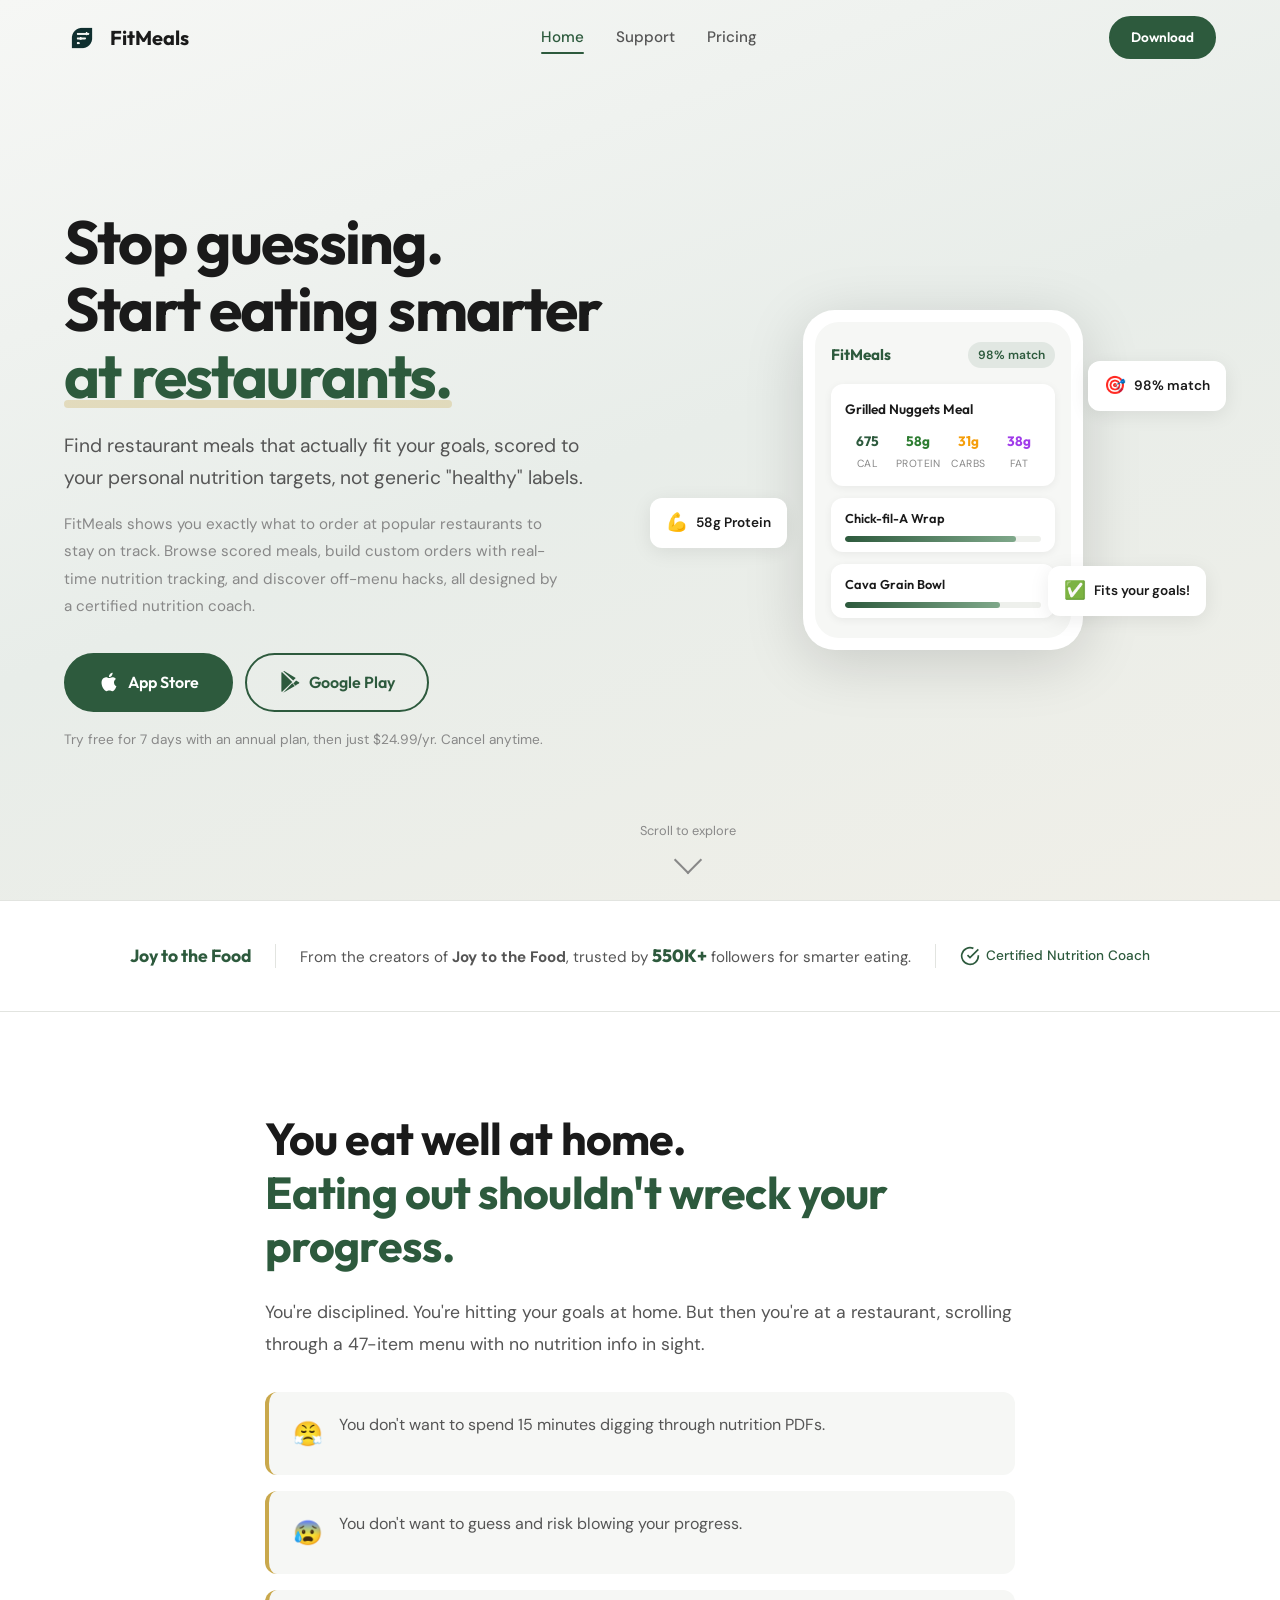
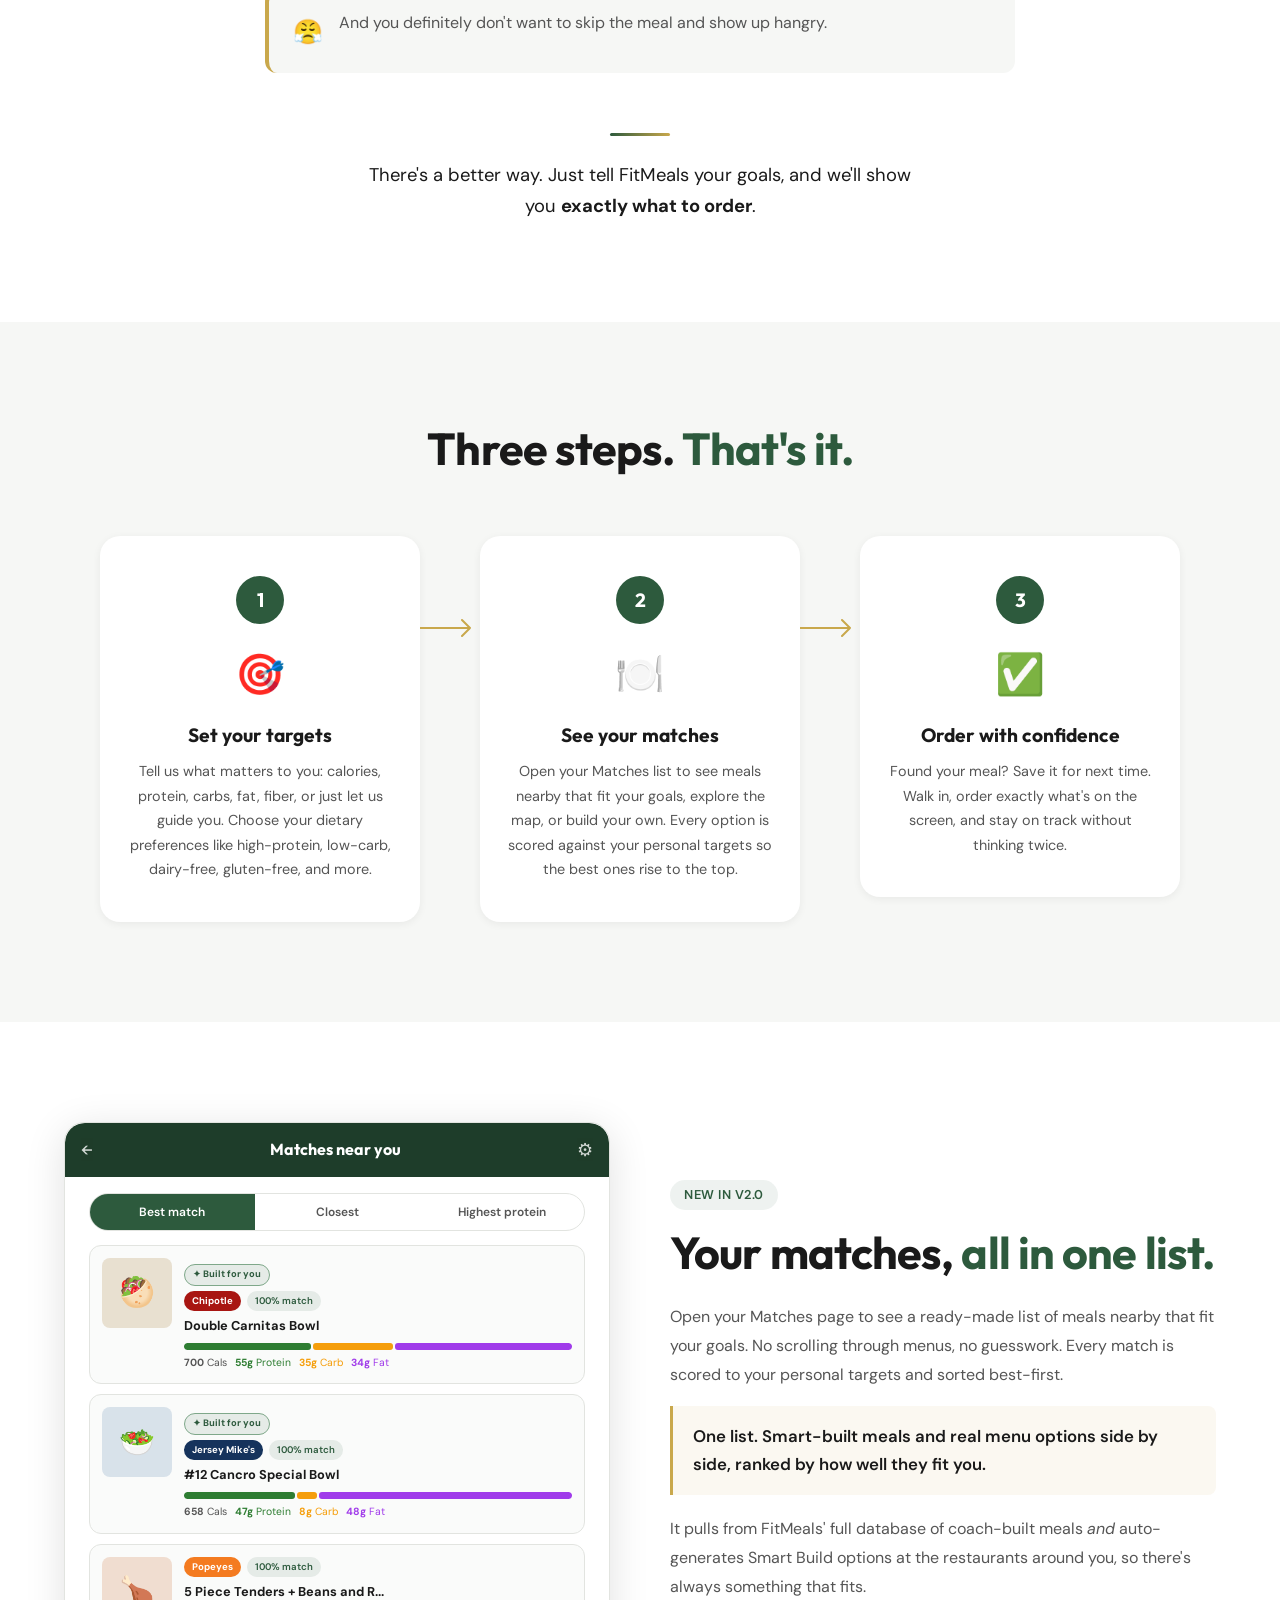
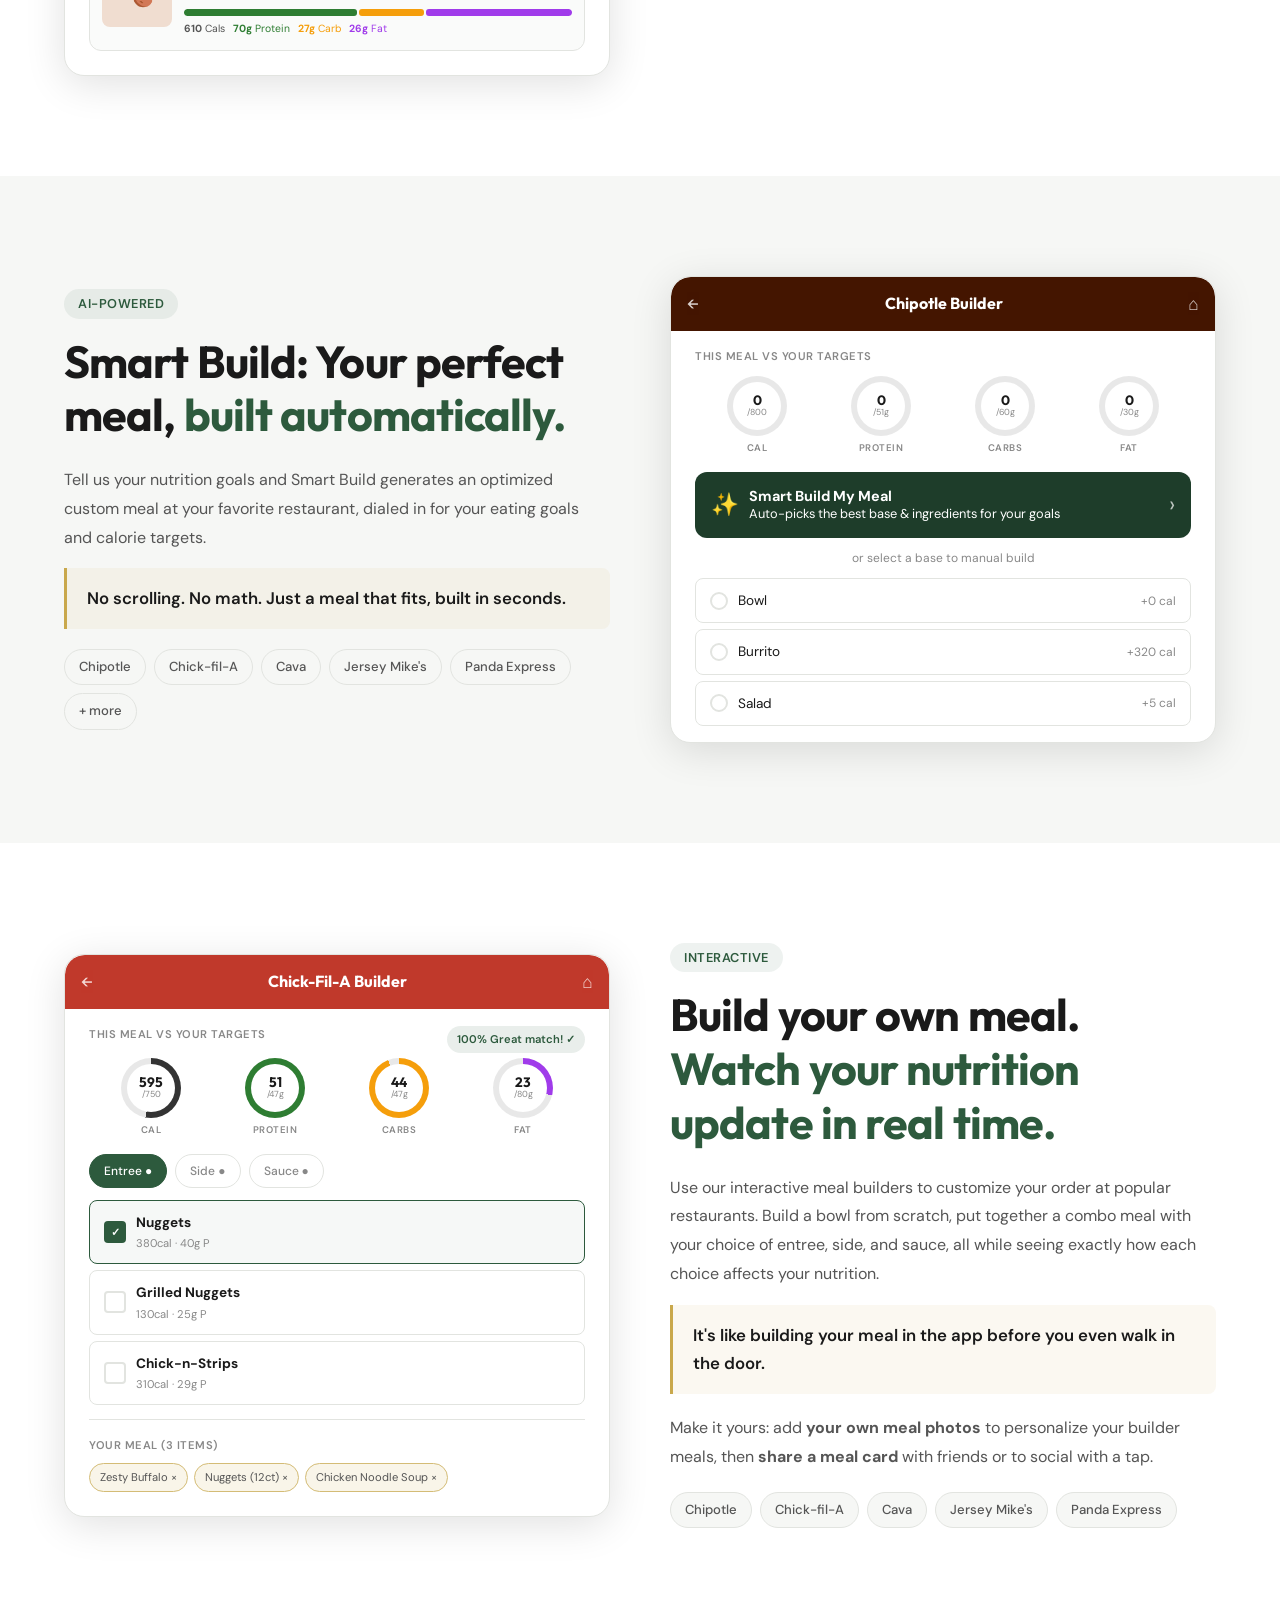
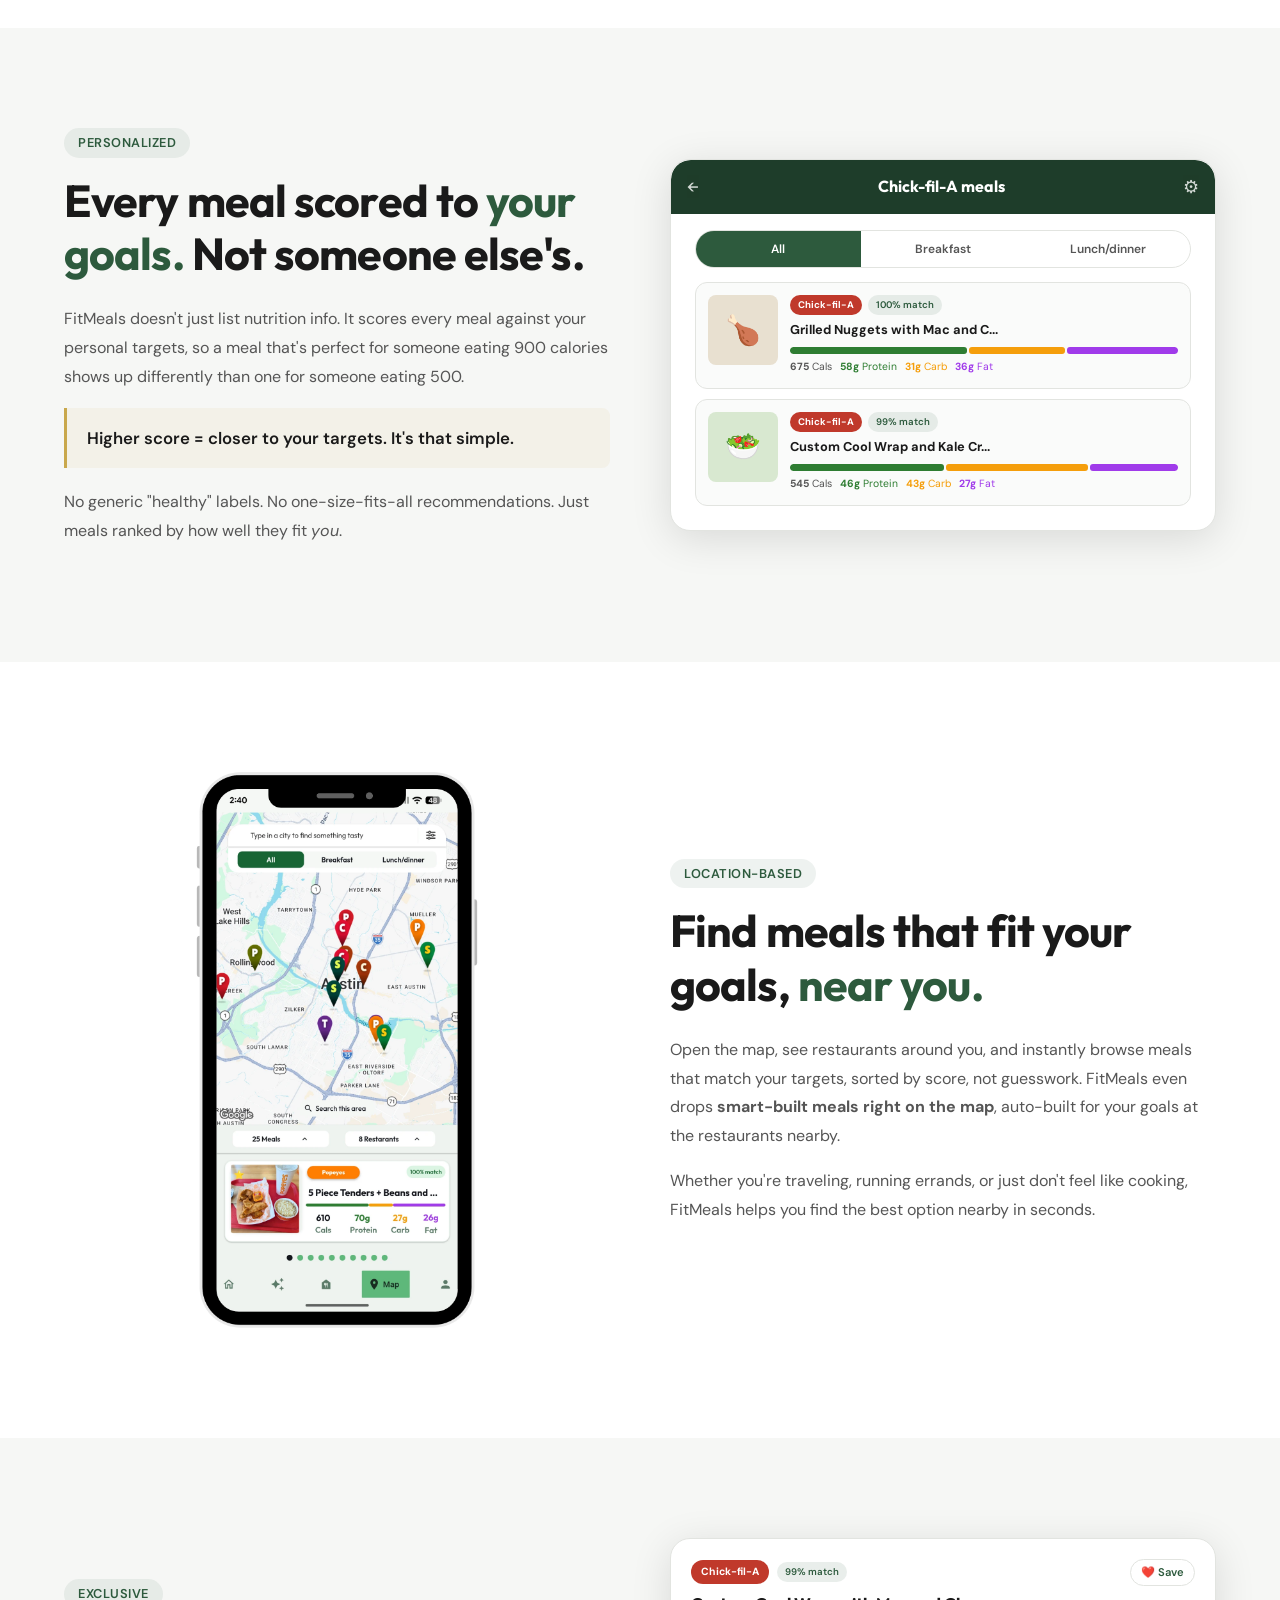
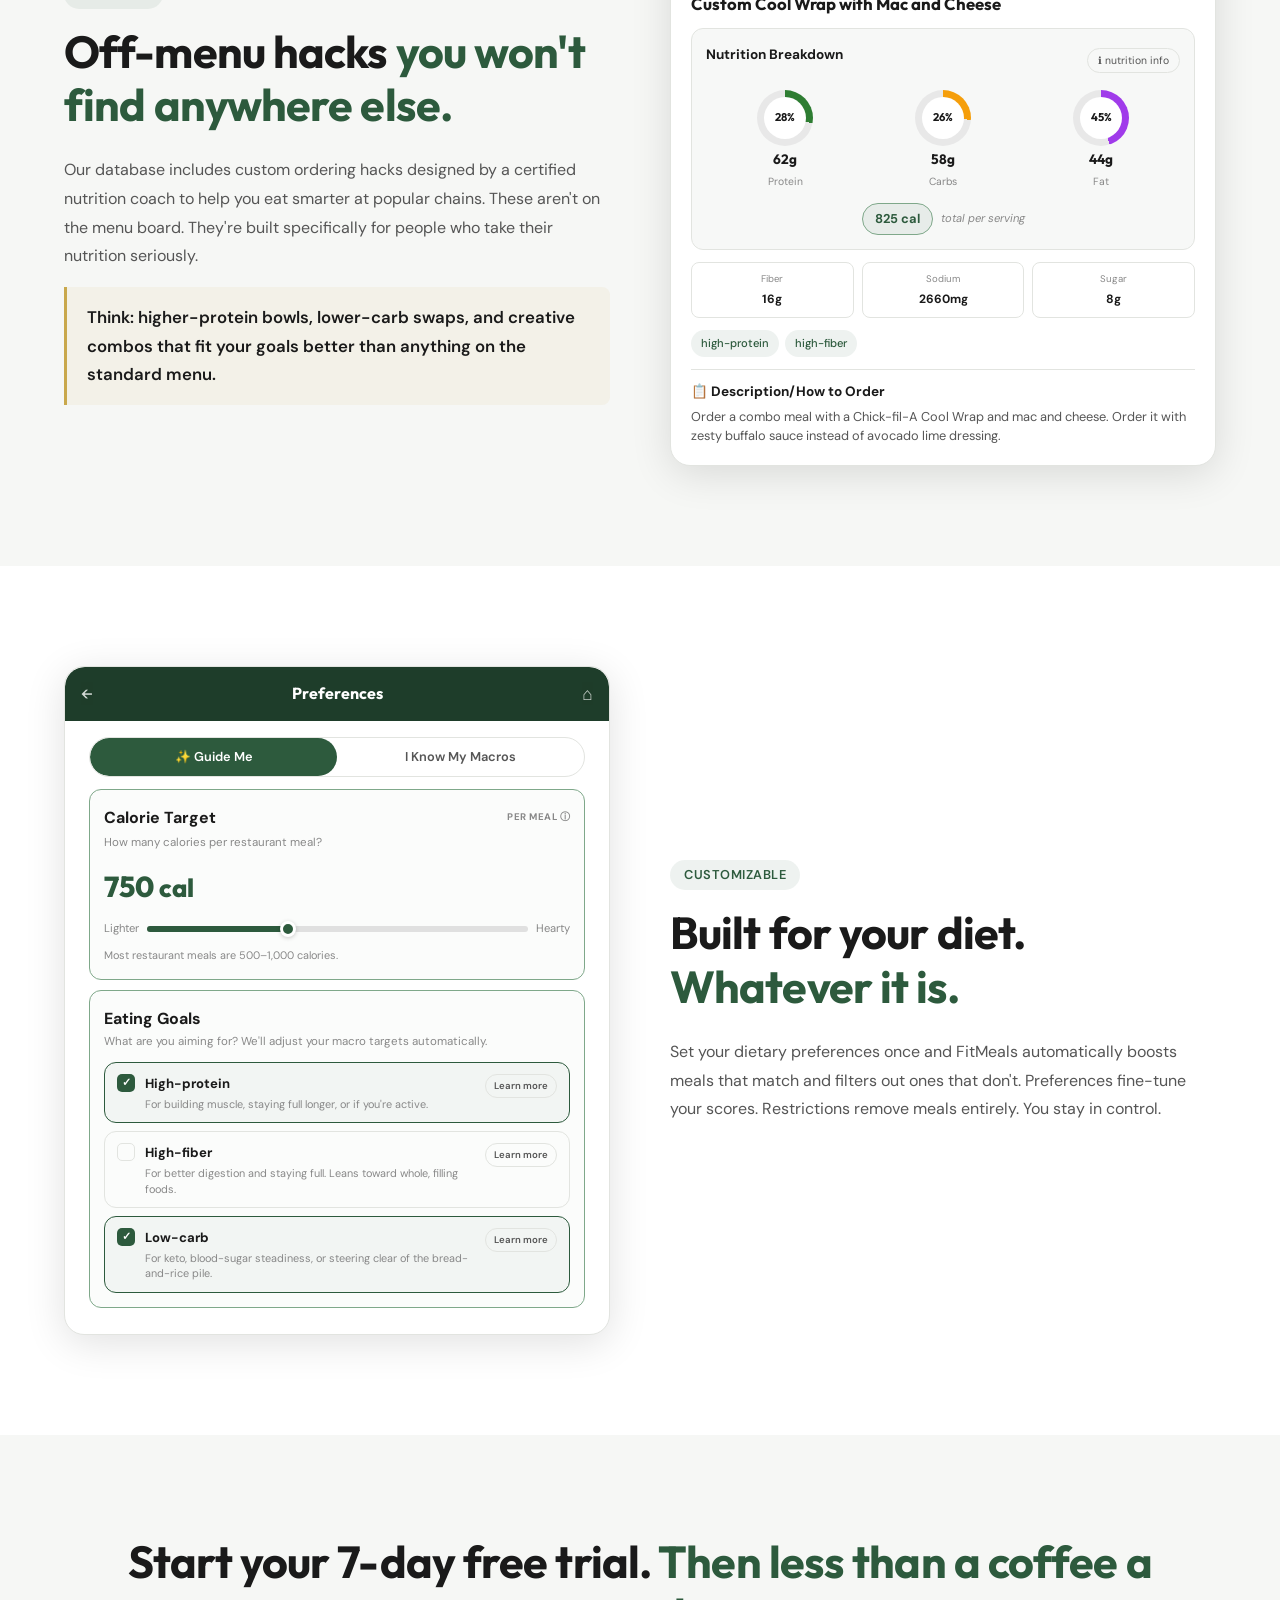
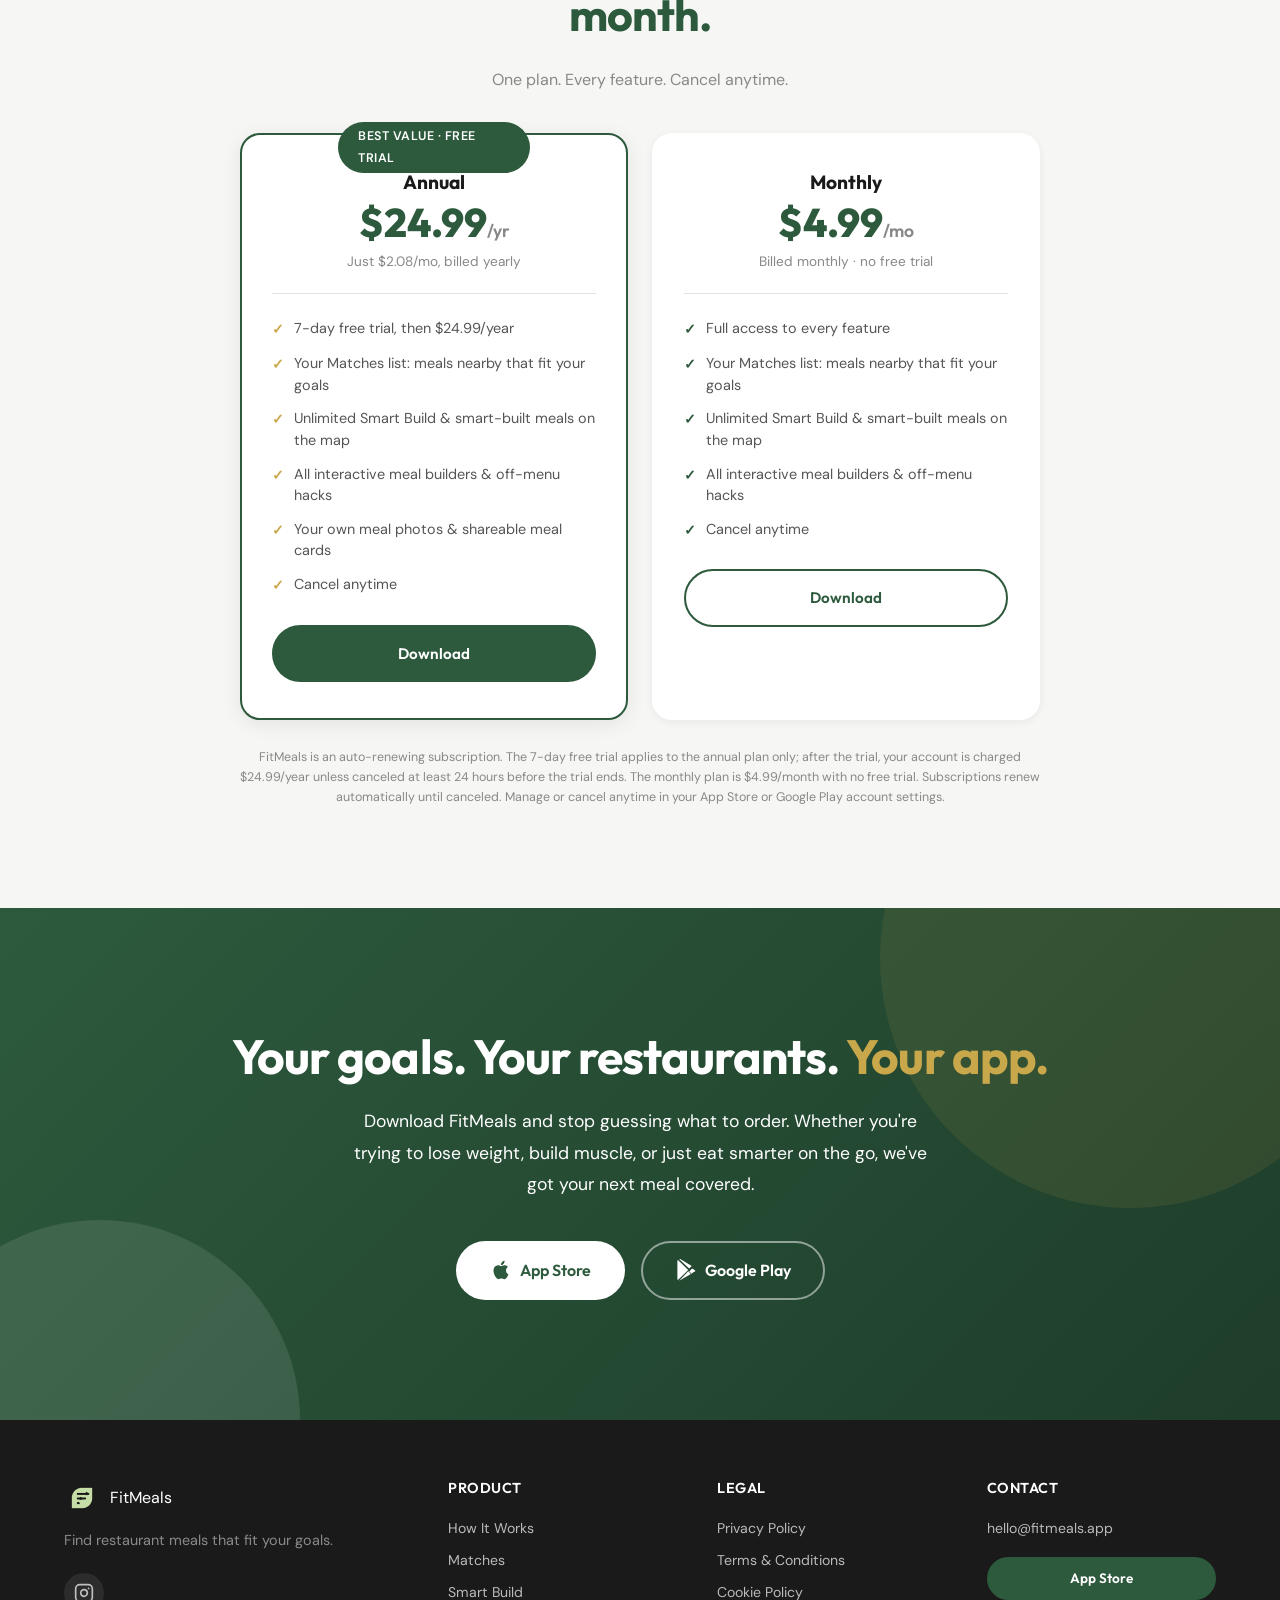
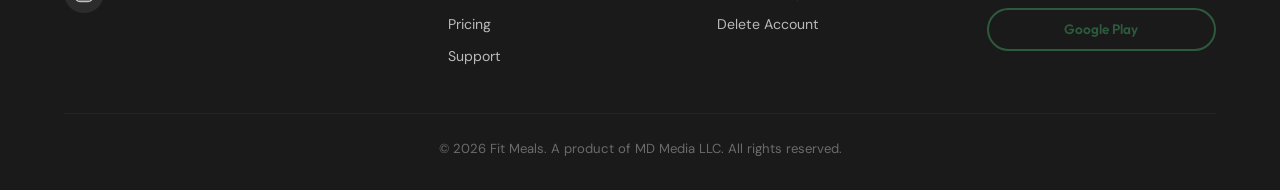
<file: index.html>
<!DOCTYPE html>
<html lang="en">
<head>
  <meta charset="UTF-8">
  <meta name="viewport" content="width=device-width, initial-scale=1.0">
  <title>FitMeals: Find Restaurant Meals That Fit Your Macros</title>
  <meta name="description" content="FitMeals helps you find restaurant meals that fit your macros. Scored to your personal targets, not generic healthy labels. Available on iOS and Android.">
  <meta property="og:title" content="FitMeals: Stop Guessing. Start Eating Smarter at Restaurants.">
  <meta property="og:description" content="Find restaurant meals that actually fit your goals, scored to your personal targets.">
  <meta property="og:type" content="website">
  <meta property="og:url" content="https://fitmeals.app">
  <link rel="preconnect" href="https://fonts.googleapis.com">
  <link rel="preconnect" href="https://fonts.gstatic.com" crossorigin>
  <link href="https://fonts.googleapis.com/css2?family=DM+Sans:ital,opsz,wght@0,9..40,300;0,9..40,400;0,9..40,500;0,9..40,600;0,9..40,700;1,9..40,400&family=Outfit:wght@300;400;500;600;700;800&display=swap" rel="stylesheet">
  <link rel="icon" type="image/webp" href="/images/logo.webp">
  <link rel="stylesheet" href="css/styles.css">
</head>
<body>
  <!-- Progress Bar -->
  <div class="progress-bar" id="progressBar"></div>

  <!-- Navigation -->
  <header class="nav" id="nav">
    <div class="container nav-container">
      <a href="/" class="nav-logo">
        <img src="/images/logo.webp" alt="FitMeals logo" class="nav-logo-icon">
        <span class="nav-logo-text">FitMeals</span>
      </a>
      <nav class="nav-links" id="navLinks">
        <a href="/" class="nav-link active">Home</a>
        <a href="/support.html" class="nav-link">Support</a>
        <a href="#pricing" class="nav-link">Pricing</a>
      </nav>
      <a href="#download" class="nav-cta btn btn--primary btn--sm">Download</a>
      <button class="mobile-toggle" id="mobileToggle" aria-label="Toggle menu">
        <span></span>
        <span></span>
        <span></span>
      </button>
    </div>
  </header>

  <main>
    <!-- SECTION 1: Hero -->
    <section class="hero" id="hero">
      <div class="container hero-container">
        <div class="hero-content">
          <h1 class="hero-headline">
            <span class="hero-word animate-on-load" data-delay="100">Stop</span>
            <span class="hero-word animate-on-load" data-delay="200">guessing.</span>
            <br>
            <span class="hero-word animate-on-load" data-delay="300">Start</span>
            <span class="hero-word animate-on-load" data-delay="400">eating</span>
            <span class="hero-word animate-on-load" data-delay="500">smarter</span>
            <br class="mobile-break">
            <span class="hero-word hero-word--accent animate-on-load" data-delay="600">at&nbsp;restaurants.</span>
          </h1>
          <p class="hero-sub animate-on-load" data-delay="700">
            Find restaurant meals that actually fit your goals, scored to your personal nutrition targets, not generic "healthy" labels.
          </p>
          <p class="hero-body animate-on-load" data-delay="800">
            FitMeals shows you exactly what to order at popular restaurants to stay on track. Browse scored meals, build custom orders with real-time nutrition tracking, and discover off-menu hacks, all designed by a certified nutrition coach.
          </p>
          <div class="hero-cta animate-on-load" data-delay="900">
            <a href="https://apps.apple.com/us/app/fit-meals-restaurant-macros/id6757499139" class="btn btn--primary btn--lg store-btn">
              <svg class="store-icon" viewBox="0 0 24 24" fill="currentColor" width="22" height="22"><path d="M18.71 19.5c-.83 1.24-1.71 2.45-3.05 2.47-1.34.03-1.77-.79-3.29-.79-1.53 0-2 .77-3.27.82-1.31.05-2.3-1.32-3.14-2.53C4.25 17 2.94 12.45 4.7 9.39c.87-1.52 2.43-2.48 4.12-2.51 1.28-.02 2.5.87 3.29.87.78 0 2.26-1.07 3.8-.91.65.03 2.47.26 3.64 1.98-.09.06-2.17 1.28-2.15 3.81.03 3.02 2.65 4.03 2.68 4.04-.03.07-.42 1.44-1.38 2.83M13 3.5c.73-.83 1.94-1.46 2.94-1.5.13 1.17-.34 2.35-1.04 3.19-.69.85-1.83 1.51-2.95 1.42-.15-1.15.41-2.35 1.05-3.11z"/></svg>
              App Store
            </a>
            <a href="https://play.google.com/store/apps/details?id=com.mdmedia.fitmeals&hl=en_US" class="btn btn--outline btn--lg store-btn">
              <svg class="store-icon" viewBox="0 0 24 24" fill="currentColor" width="22" height="22"><path d="M3.18 23.04L14.46 12 3.18.96c-.36.28-.58.7-.58 1.16v19.76c0 .46.22.88.58 1.16zm1.42.56l12.7-7.33-2.82-2.82L4.6 23.6zm14.06-8.2l3.1-1.79c.56-.32.56-1.1 0-1.42l-3.1-1.79-3.14 3.14 3.14 2.86zM4.6.4L15.48 10.45l2.82-2.82L5.6-.04 4.6.4z"/></svg>
              Google Play
            </a>
          </div>
          <p class="hero-trial-note animate-on-load" data-delay="1000">Try free for 7 days with an annual plan, then just $24.99/yr. Cancel anytime.</p>
        </div>
        <div class="hero-visual animate-on-load" data-delay="500">
          <div class="hero-phone">
            <div class="hero-phone-screen">
              <div class="hero-phone-header">
                <span class="hero-phone-app-name">FitMeals</span>
                <span class="hero-phone-score">98% match</span>
              </div>
              <div class="hero-phone-card">
                <div class="hero-phone-meal-name">Grilled Nuggets Meal</div>
                <div class="hero-phone-macros">
                  <div class="hero-phone-macro">
                    <span class="macro-val">675</span>
                    <span class="macro-label">Cal</span>
                  </div>
                  <div class="hero-phone-macro">
                    <span class="macro-val" style="color:#2e7d32">58g</span>
                    <span class="macro-label">Protein</span>
                  </div>
                  <div class="hero-phone-macro">
                    <span class="macro-val" style="color:#f59e0b">31g</span>
                    <span class="macro-label">Carbs</span>
                  </div>
                  <div class="hero-phone-macro">
                    <span class="macro-val" style="color:#a03bea">38g</span>
                    <span class="macro-label">Fat</span>
                  </div>
                </div>
              </div>
              <div class="hero-phone-card hero-phone-card--sm">
                <div class="hero-phone-meal-name">Chick-fil-A Wrap</div>
                <div class="hero-phone-score-bar">
                  <div class="hero-phone-score-fill" style="width: 87%"></div>
                </div>
              </div>
              <div class="hero-phone-card hero-phone-card--sm">
                <div class="hero-phone-meal-name">Cava Grain Bowl</div>
                <div class="hero-phone-score-bar">
                  <div class="hero-phone-score-fill" style="width: 79%"></div>
                </div>
              </div>
            </div>
          </div>
          <div class="hero-floating-card hero-floating-card--1">
            <span class="floating-emoji">🎯</span>
            <span>98% match</span>
          </div>
          <div class="hero-floating-card hero-floating-card--2">
            <span class="floating-emoji">💪</span>
            <span>58g Protein</span>
          </div>
          <div class="hero-floating-card hero-floating-card--3">
            <span class="floating-emoji">✅</span>
            <span>Fits your goals!</span>
          </div>
        </div>
      </div>
      <div class="hero-scroll-indicator animate-on-load" data-delay="1200">
        <span>Scroll to explore</span>
        <div class="scroll-arrow"></div>
      </div>
    </section>

    <!-- SECTION 2: Social Proof -->
    <section class="social-proof" id="socialProof">
      <div class="container">
        <div class="social-proof-inner reveal-up">
          <div class="social-proof-logo">
            <span class="social-proof-jttf">Joy to the Food</span>
          </div>
          <div class="social-proof-divider"></div>
          <p class="social-proof-text">
            From the creators of <strong>Joy to the Food</strong>, trusted by
            <span class="counter-wrapper">
              <span class="counter" data-target="550" data-suffix="K+">0</span>
            </span>
            followers for smarter eating.
          </p>
          <div class="social-proof-divider"></div>
          <div class="social-proof-badge">
            <svg width="20" height="20" viewBox="0 0 24 24" fill="none" stroke="currentColor" stroke-width="2"><path d="M22 11.08V12a10 10 0 1 1-5.93-9.14"/><polyline points="22 4 12 14.01 9 11.01"/></svg>
            Certified Nutrition Coach
          </div>
        </div>
      </div>
    </section>

    <!-- SECTION 3: The Problem -->
    <section class="problem" id="problem">
      <div class="container">
        <div class="problem-content">
          <h2 class="section-heading reveal-up">
            You eat well at home.<br>
            <span class="text-accent">Eating out shouldn't wreck your progress.</span>
          </h2>
          <div class="problem-body">
            <p class="problem-intro reveal-up">
              You're disciplined. You're hitting your goals at home. But then you're at a restaurant, scrolling through a 47-item menu with no nutrition info in sight.
            </p>
            <div class="problem-pain-points">
              <div class="pain-point reveal-left" data-delay="0">
                <span class="pain-icon">😤</span>
                <p>You don't want to spend 15 minutes digging through nutrition PDFs.</p>
              </div>
              <div class="pain-point reveal-left" data-delay="150">
                <span class="pain-icon">😰</span>
                <p>You don't want to guess and risk blowing your progress.</p>
              </div>
              <div class="pain-point reveal-left" data-delay="300">
                <span class="pain-icon">😤</span>
                <p>And you definitely don't want to skip the meal and show up hangry.</p>
              </div>
            </div>
          </div>
          <div class="problem-transition reveal-up">
            <div class="transition-line"></div>
            <p class="transition-text">
              There's a better way. Just tell FitMeals your goals, and we'll show you <strong>exactly what to order</strong>.
            </p>
          </div>
        </div>
      </div>
    </section>

    <!-- SECTION 4: How It Works -->
    <section class="how-it-works" id="howItWorks">
      <div class="container">
        <h2 class="section-heading text-center reveal-up">
          Three steps. <span class="text-accent">That's it.</span>
        </h2>
        <div class="steps">
          <div class="step reveal-up" data-delay="0">
            <div class="step-number"><span>1</span></div>
            <div class="step-icon">🎯</div>
            <h3 class="step-title">Set your targets</h3>
            <p class="step-body">Tell us what matters to you: calories, protein, carbs, fat, fiber, or just let us guide you. Choose your dietary preferences like high-protein, low-carb, dairy-free, gluten-free, and more.</p>
          </div>
          <div class="step-connector reveal-up" data-delay="100">
            <svg width="60" height="24" viewBox="0 0 60 24"><path d="M0 12h50m-8-8l8 8-8 8" fill="none" stroke="#C9A84C" stroke-width="2" stroke-linecap="round" stroke-linejoin="round"/></svg>
          </div>
          <div class="step reveal-up" data-delay="200">
            <div class="step-number"><span>2</span></div>
            <div class="step-icon">🍽️</div>
            <h3 class="step-title">See your matches</h3>
            <p class="step-body">Open your Matches list to see meals nearby that fit your goals, explore the map, or build your own. Every option is scored against your personal targets so the best ones rise to the top.</p>
          </div>
          <div class="step-connector reveal-up" data-delay="300">
            <svg width="60" height="24" viewBox="0 0 60 24"><path d="M0 12h50m-8-8l8 8-8 8" fill="none" stroke="#C9A84C" stroke-width="2" stroke-linecap="round" stroke-linejoin="round"/></svg>
          </div>
          <div class="step reveal-up" data-delay="400">
            <div class="step-number"><span>3</span></div>
            <div class="step-icon">✅</div>
            <h3 class="step-title">Order with confidence</h3>
            <p class="step-body">Found your meal? Save it for next time. Walk in, order exactly what's on the screen, and stay on track without thinking twice.</p>
          </div>
        </div>
      </div>
    </section>

    <!-- SECTION 4.5: Matches Near You -->
    <section class="feature feature--matches feature--reverse" id="matches">
      <div class="container feature-grid">
        <div class="feature-content reveal-right">
          <div class="feature-label">New in v2.0</div>
          <h2 class="section-heading">
            Your matches, <span class="text-accent">all in one list.</span>
          </h2>
          <p class="feature-body">
            Open your Matches page to see a ready-made list of meals nearby that fit your goals. No scrolling through menus, no guesswork. Every match is scored to your personal targets and sorted best-first.
          </p>
          <p class="feature-highlight">
            One list. Smart-built meals and real menu options side by side, ranked by how well they fit you.
          </p>
          <p class="feature-body">
            It pulls from FitMeals' full database of coach-built meals <em>and</em> auto-generates Smart Build options at the restaurants around you, so there's always something that fits.
          </p>
        </div>
        <div class="feature-visual reveal-left">
          <div class="feature-mockup feature-mockup--scoring">
            <div class="mockup-header-bar">
              <span class="mockup-back-arrow">←</span>
              <span class="mockup-header-title">Matches near you</span>
              <span class="mockup-home-icon">⚙</span>
            </div>
            <div class="scr-tabs">
              <span class="scr-tab scr-tab--active">Best match</span>
              <span class="scr-tab">Closest</span>
              <span class="scr-tab">Highest protein</span>
            </div>
            <div class="scr-meal-cards">
              <div class="scr-meal-card">
                <div class="scr-meal-img" style="background: #e8e0d0">🥙</div>
                <div class="scr-meal-info">
                  <span class="scr-built-badge">✦ Built for you</span>
                  <div class="scr-meal-top">
                    <span class="scr-restaurant-tag" style="background:#A81612">Chipotle</span>
                    <span class="scr-match">100% match</span>
                  </div>
                  <strong class="scr-meal-name">Double Carnitas Bowl</strong>
                  <div class="scr-segmented-bar">
                    <div class="scr-seg scr-seg--protein" style="width:33%"></div>
                    <div class="scr-seg scr-seg--carb" style="width:21%"></div>
                    <div class="scr-seg scr-seg--fat" style="width:46%"></div>
                  </div>
                  <div class="scr-macro-nums">
                    <span><strong>700</strong> Cals</span>
                    <span style="color:#2e7d32"><strong>55g</strong> Protein</span>
                    <span style="color:#f59e0b"><strong>35g</strong> Carb</span>
                    <span style="color:#a03bea"><strong>34g</strong> Fat</span>
                  </div>
                </div>
              </div>
              <div class="scr-meal-card">
                <div class="scr-meal-img" style="background: #d8e2ea">🥗</div>
                <div class="scr-meal-info">
                  <span class="scr-built-badge">✦ Built for you</span>
                  <div class="scr-meal-top">
                    <span class="scr-restaurant-tag" style="background:#16335c">Jersey Mike's</span>
                    <span class="scr-match">100% match</span>
                  </div>
                  <strong class="scr-meal-name">#12 Cancro Special Bowl</strong>
                  <div class="scr-segmented-bar">
                    <div class="scr-seg scr-seg--protein" style="width:29%"></div>
                    <div class="scr-seg scr-seg--carb" style="width:5%"></div>
                    <div class="scr-seg scr-seg--fat" style="width:66%"></div>
                  </div>
                  <div class="scr-macro-nums">
                    <span><strong>658</strong> Cals</span>
                    <span style="color:#2e7d32"><strong>47g</strong> Protein</span>
                    <span style="color:#f59e0b"><strong>8g</strong> Carb</span>
                    <span style="color:#a03bea"><strong>48g</strong> Fat</span>
                  </div>
                </div>
              </div>
              <div class="scr-meal-card">
                <div class="scr-meal-img" style="background: #f0ddd0">🍗</div>
                <div class="scr-meal-info">
                  <div class="scr-meal-top">
                    <span class="scr-restaurant-tag" style="background:#f47b20">Popeyes</span>
                    <span class="scr-match">100% match</span>
                  </div>
                  <strong class="scr-meal-name">5 Piece Tenders + Beans and R...</strong>
                  <div class="scr-segmented-bar">
                    <div class="scr-seg scr-seg--protein" style="width:45%"></div>
                    <div class="scr-seg scr-seg--carb" style="width:17%"></div>
                    <div class="scr-seg scr-seg--fat" style="width:38%"></div>
                  </div>
                  <div class="scr-macro-nums">
                    <span><strong>610</strong> Cals</span>
                    <span style="color:#2e7d32"><strong>70g</strong> Protein</span>
                    <span style="color:#f59e0b"><strong>27g</strong> Carb</span>
                    <span style="color:#a03bea"><strong>26g</strong> Fat</span>
                  </div>
                </div>
              </div>
            </div>
          </div>
        </div>
      </div>
    </section>

    <!-- SECTION 5: Smart Build -->
    <section class="feature feature--smart-build" id="smartBuild">
      <div class="container feature-grid">
        <div class="feature-content reveal-left">
          <div class="feature-label">AI-Powered</div>
          <h2 class="section-heading">
            Smart Build: Your perfect meal, <span class="text-accent">built automatically.</span>
          </h2>
          <p class="feature-body">
            Tell us your nutrition goals and Smart Build generates an optimized custom meal at your favorite restaurant, dialed in for your eating goals and calorie targets.
          </p>
          <p class="feature-highlight">
            No scrolling. No math. Just a meal that fits, built in seconds.
          </p>
          <div class="feature-restaurants">
            <span class="restaurant-tag">Chipotle</span>
            <span class="restaurant-tag">Chick-fil-A</span>
            <span class="restaurant-tag">Cava</span>
            <span class="restaurant-tag">Jersey Mike's</span>
            <span class="restaurant-tag">Panda Express</span>
            <span class="restaurant-tag">+ more</span>
          </div>
        </div>
        <div class="feature-visual reveal-right">
          <div class="feature-mockup feature-mockup--smart-build">
            <div class="mockup-header-bar" style="background: #441500">
              <span class="mockup-back-arrow">←</span>
              <span class="mockup-header-title">Chipotle Builder</span>
              <span class="mockup-home-icon">⌂</span>
            </div>
            <div class="sb-section-label">THIS MEAL VS YOUR TARGETS</div>
            <div class="sb-macro-rings">
              <div class="sb-ring-item">
                <div class="sb-ring" style="--ring-progress: 0; --ring-color: #333">
                  <span class="sb-ring-val">0</span>
                  <span class="sb-ring-max">/800</span>
                </div>
                <span class="sb-ring-label">CAL</span>
              </div>
              <div class="sb-ring-item">
                <div class="sb-ring" style="--ring-progress: 0; --ring-color: #2e7d32">
                  <span class="sb-ring-val">0</span>
                  <span class="sb-ring-max">/51g</span>
                </div>
                <span class="sb-ring-label">PROTEIN</span>
              </div>
              <div class="sb-ring-item">
                <div class="sb-ring" style="--ring-progress: 0; --ring-color: #f59e0b">
                  <span class="sb-ring-val">0</span>
                  <span class="sb-ring-max">/60g</span>
                </div>
                <span class="sb-ring-label">CARBS</span>
              </div>
              <div class="sb-ring-item">
                <div class="sb-ring" style="--ring-progress: 0; --ring-color: #a03bea">
                  <span class="sb-ring-val">0</span>
                  <span class="sb-ring-max">/30g</span>
                </div>
                <span class="sb-ring-label">FAT</span>
              </div>
            </div>
            <div class="sb-smart-btn">
              <span class="sb-smart-icon">✨</span>
              <div class="sb-smart-text">
                <strong>Smart Build My Meal</strong>
                <span>Auto-picks the best base &amp; ingredients for your goals</span>
              </div>
              <span class="sb-smart-arrow">›</span>
            </div>
            <div class="sb-or-text">or select a base to manual build</div>
            <div class="sb-base-options">
              <div class="sb-base-row"><span class="sb-radio"></span><span>Bowl</span><span class="sb-cal">+0 cal</span></div>
              <div class="sb-base-row"><span class="sb-radio"></span><span>Burrito</span><span class="sb-cal">+320 cal</span></div>
              <div class="sb-base-row"><span class="sb-radio"></span><span>Salad</span><span class="sb-cal">+5 cal</span></div>
            </div>
          </div>
        </div>
      </div>
    </section>

    <!-- SECTION 6: Interactive Meal Builders -->
    <section class="feature feature--builders feature--reverse" id="builders">
      <div class="container feature-grid">
        <div class="feature-content reveal-right">
          <div class="feature-label">Interactive</div>
          <h2 class="section-heading">
            Build your own meal. <span class="text-accent">Watch your nutrition update in real time.</span>
          </h2>
          <p class="feature-body">
            Use our interactive meal builders to customize your order at popular restaurants. Build a bowl from scratch, put together a combo meal with your choice of entree, side, and sauce, all while seeing exactly how each choice affects your nutrition.
          </p>
          <p class="feature-highlight">
            It's like building your meal in the app before you even walk in the door.
          </p>
          <p class="feature-body">
            Make it yours: add <strong>your own meal photos</strong> to personalize your builder meals, then <strong>share a meal card</strong> with friends or to social with a tap.
          </p>
          <div class="feature-restaurants">
            <span class="restaurant-tag">Chipotle</span>
            <span class="restaurant-tag">Chick-fil-A</span>
            <span class="restaurant-tag">Cava</span>
            <span class="restaurant-tag">Jersey Mike's</span>
            <span class="restaurant-tag">Panda Express</span>
          </div>
        </div>
        <div class="feature-visual reveal-left">
          <div class="feature-mockup feature-mockup--builder">
            <div class="mockup-header-bar mockup-header-bar--red">
              <span class="mockup-back-arrow" style="color: white">←</span>
              <span class="mockup-header-title" style="color: white">Chick-Fil-A Builder</span>
              <span class="mockup-home-icon" style="color: white">⌂</span>
            </div>
            <div class="bld-match-row">
              <span class="sb-section-label">THIS MEAL VS YOUR TARGETS</span>
              <span class="bld-match-badge">100% Great match! ✓</span>
            </div>
            <div class="sb-macro-rings">
              <div class="sb-ring-item">
                <div class="sb-ring" style="--ring-progress: 53; --ring-color: #333">
                  <span class="sb-ring-val">595</span>
                  <span class="sb-ring-max">/750</span>
                </div>
                <span class="sb-ring-label">CAL</span>
              </div>
              <div class="sb-ring-item">
                <div class="sb-ring" style="--ring-progress: 100; --ring-color: #2e7d32">
                  <span class="sb-ring-val">51</span>
                  <span class="sb-ring-max">/47g</span>
                </div>
                <span class="sb-ring-label">PROTEIN</span>
              </div>
              <div class="sb-ring-item">
                <div class="sb-ring" style="--ring-progress: 94; --ring-color: #f59e0b">
                  <span class="sb-ring-val">44</span>
                  <span class="sb-ring-max">/47g</span>
                </div>
                <span class="sb-ring-label">CARBS</span>
              </div>
              <div class="sb-ring-item">
                <div class="sb-ring" style="--ring-progress: 29; --ring-color: #a03bea">
                  <span class="sb-ring-val">23</span>
                  <span class="sb-ring-max">/80g</span>
                </div>
                <span class="sb-ring-label">FAT</span>
              </div>
            </div>
            <div class="bld-tabs">
              <span class="bld-tab bld-tab--active">Entree ●</span>
              <span class="bld-tab">Side ●</span>
              <span class="bld-tab">Sauce ●</span>
            </div>
            <div class="bld-entree-list">
              <div class="bld-entree bld-entree--selected">
                <span class="bld-check">✓</span>
                <div class="bld-entree-info">
                  <strong>Nuggets</strong>
                  <span class="bld-entree-meta">380cal · 40g P</span>
                </div>
              </div>
              <div class="bld-entree">
                <span class="bld-check-empty"></span>
                <div class="bld-entree-info">
                  <strong>Grilled Nuggets</strong>
                  <span class="bld-entree-meta">130cal · 25g P</span>
                </div>
              </div>
              <div class="bld-entree">
                <span class="bld-check-empty"></span>
                <div class="bld-entree-info">
                  <strong>Chick-n-Strips</strong>
                  <span class="bld-entree-meta">310cal · 29g P</span>
                </div>
              </div>
            </div>
            <div class="bld-meal-chips">
              <span class="sb-section-label">YOUR MEAL (3 ITEMS)</span>
              <div class="bld-chips">
                <span class="bld-chip">Zesty Buffalo ×</span>
                <span class="bld-chip">Nuggets (12ct) ×</span>
                <span class="bld-chip">Chicken Noodle Soup ×</span>
              </div>
            </div>
          </div>
        </div>
      </div>
    </section>

    <!-- SECTION 7: Macro Scoring -->
    <section class="feature feature--scoring" id="scoring">
      <div class="container feature-grid">
        <div class="feature-content reveal-left">
          <div class="feature-label">Personalized</div>
          <h2 class="section-heading">
            Every meal scored to <span class="text-accent">your goals.</span> Not someone else's.
          </h2>
          <p class="feature-body">
            FitMeals doesn't just list nutrition info. It scores every meal against your personal targets, so a meal that's perfect for someone eating 900 calories shows up differently than one for someone eating 500.
          </p>
          <p class="feature-highlight">
            Higher score = closer to your targets. It's that simple.
          </p>
          <p class="feature-body">
            No generic "healthy" labels. No one-size-fits-all recommendations. Just meals ranked by how well they fit <em>you</em>.
          </p>
        </div>
        <div class="feature-visual reveal-right">
          <div class="feature-mockup feature-mockup--scoring">
            <div class="mockup-header-bar">
              <span class="mockup-back-arrow">←</span>
              <span class="mockup-header-title">Chick-fil-A meals</span>
              <span class="mockup-home-icon">⚙</span>
            </div>
            <div class="scr-tabs">
              <span class="scr-tab scr-tab--active">All</span>
              <span class="scr-tab">Breakfast</span>
              <span class="scr-tab">Lunch/dinner</span>
            </div>
            <div class="scr-meal-cards">
              <div class="scr-meal-card">
                <div class="scr-meal-img" style="background: #e8e0d0">🍗</div>
                <div class="scr-meal-info">
                  <div class="scr-meal-top">
                    <span class="scr-restaurant-tag">Chick-fil-A</span>
                    <span class="scr-match">100% match</span>
                  </div>
                  <strong class="scr-meal-name">Grilled Nuggets with Mac and C...</strong>
                  <div class="scr-segmented-bar">
                    <div class="scr-seg scr-seg--protein" style="width:46%"></div>
                    <div class="scr-seg scr-seg--carb" style="width:25%"></div>
                    <div class="scr-seg scr-seg--fat" style="width:29%"></div>
                  </div>
                  <div class="scr-macro-nums">
                    <span><strong>675</strong> Cals</span>
                    <span style="color:#2e7d32"><strong>58g</strong> Protein</span>
                    <span style="color:#f59e0b"><strong>31g</strong> Carb</span>
                    <span style="color:#a03bea"><strong>36g</strong> Fat</span>
                  </div>
                </div>
              </div>
              <div class="scr-meal-card">
                <div class="scr-meal-img" style="background: #d8e8d0">🥗</div>
                <div class="scr-meal-info">
                  <div class="scr-meal-top">
                    <span class="scr-restaurant-tag">Chick-fil-A</span>
                    <span class="scr-match">99% match</span>
                  </div>
                  <strong class="scr-meal-name">Custom Cool Wrap and Kale Cr...</strong>
                  <div class="scr-segmented-bar">
                    <div class="scr-seg scr-seg--protein" style="width:40%"></div>
                    <div class="scr-seg scr-seg--carb" style="width:37%"></div>
                    <div class="scr-seg scr-seg--fat" style="width:23%"></div>
                  </div>
                  <div class="scr-macro-nums">
                    <span><strong>545</strong> Cals</span>
                    <span style="color:#2e7d32"><strong>46g</strong> Protein</span>
                    <span style="color:#f59e0b"><strong>43g</strong> Carb</span>
                    <span style="color:#a03bea"><strong>27g</strong> Fat</span>
                  </div>
                </div>
              </div>
            </div>
          </div>
        </div>
      </div>
    </section>

    <!-- SECTION 8: Map Search -->
    <section class="feature feature--map feature--reverse" id="mapSearch">
      <div class="container feature-grid">
        <div class="feature-content reveal-right">
          <div class="feature-label">Location-Based</div>
          <h2 class="section-heading">
            Find meals that fit your goals, <span class="text-accent">near you.</span>
          </h2>
          <p class="feature-body">
            Open the map, see restaurants around you, and instantly browse meals that match your targets, sorted by score, not guesswork. FitMeals even drops <strong>smart-built meals right on the map</strong>, auto-built for your goals at the restaurants nearby.
          </p>
          <p class="feature-body">
            Whether you're traveling, running errands, or just don't feel like cooking, FitMeals helps you find the best option nearby in seconds.
          </p>
        </div>
        <div class="feature-visual reveal-left">
          <img src="images/map-phone.webp" alt="FitMeals map view showing restaurant meals near you with match scores" class="feature-screenshot feature-screenshot--no-bg" loading="lazy">
        </div>
      </div>
    </section>

    <!-- SECTION 9: Off-Menu Hacks -->
    <section class="feature feature--hacks" id="hacks">
      <div class="container feature-grid">
        <div class="feature-content reveal-left">
          <div class="feature-label">Exclusive</div>
          <h2 class="section-heading">
            Off-menu hacks <span class="text-accent">you won't find anywhere else.</span>
          </h2>
          <p class="feature-body">
            Our database includes custom ordering hacks designed by a certified nutrition coach to help you eat smarter at popular chains. These aren't on the menu board. They're built specifically for people who take their nutrition seriously.
          </p>
          <p class="feature-highlight">
            Think: higher-protein bowls, lower-carb swaps, and creative combos that fit your goals better than anything on the standard menu.
          </p>
        </div>
        <div class="feature-visual reveal-right">
          <div class="feature-mockup feature-mockup--hacks">
            <div class="hack-top-row">
              <span class="hack-restaurant-tag" style="background:#c0392b">Chick-fil-A</span>
              <span class="scr-match">99% match</span>
              <span class="hack-save-btn">❤️ Save</span>
            </div>
            <h3 class="hack-meal-name">Custom Cool Wrap with Mac and Cheese</h3>
            <div class="hack-macro-section">
              <div class="hack-macro-header">
                <strong class="hack-section-title">Nutrition Breakdown</strong>
                <span class="hack-info-badge">ℹ nutrition info</span>
              </div>
              <div class="hack-donut-row">
                <div class="hack-donut-item">
                  <div class="hack-donut" style="--donut-pct: 28; --donut-color: #2e7d32">
                    <span>28%</span>
                  </div>
                  <span class="hack-donut-val">62g</span>
                  <span class="hack-donut-label">Protein</span>
                </div>
                <div class="hack-donut-item">
                  <div class="hack-donut" style="--donut-pct: 26; --donut-color: #f59e0b">
                    <span>26%</span>
                  </div>
                  <span class="hack-donut-val">58g</span>
                  <span class="hack-donut-label">Carbs</span>
                </div>
                <div class="hack-donut-item">
                  <div class="hack-donut" style="--donut-pct: 45; --donut-color: #a03bea">
                    <span>45%</span>
                  </div>
                  <span class="hack-donut-val">44g</span>
                  <span class="hack-donut-label">Fat</span>
                </div>
              </div>
              <div class="hack-cal-row">
                <span class="hack-cal-badge">825 cal</span>
                <span class="hack-cal-note">total per serving</span>
              </div>
            </div>
            <div class="hack-micro-row">
              <div class="hack-micro"><span class="hack-micro-label">Fiber</span><strong>16g</strong></div>
              <div class="hack-micro"><span class="hack-micro-label">Sodium</span><strong>2660mg</strong></div>
              <div class="hack-micro"><span class="hack-micro-label">Sugar</span><strong>8g</strong></div>
            </div>
            <div class="hack-tags">
              <span class="hack-tag">high-protein</span>
              <span class="hack-tag">high-fiber</span>
            </div>
            <div class="hack-order-section">
              <strong>📋 Description/How to Order</strong>
              <p>Order a combo meal with a Chick-fil-A Cool Wrap and mac and cheese. Order it with zesty buffalo sauce instead of avocado lime dressing.</p>
            </div>
          </div>
        </div>
      </div>
    </section>

    <!-- SECTION 10: Dietary Preferences -->
    <section class="feature feature--diet feature--reverse" id="diet">
      <div class="container feature-grid">
        <div class="feature-content reveal-right">
          <div class="feature-label">Customizable</div>
          <h2 class="section-heading">
            Built for your diet. <span class="text-accent">Whatever it is.</span>
          </h2>
          <p class="feature-body">
            Set your dietary preferences once and FitMeals automatically boosts meals that match and filters out ones that don't. Preferences fine-tune your scores. Restrictions remove meals entirely. You stay in control.
          </p>
        </div>
        <div class="feature-visual reveal-left">
          <div class="feature-mockup feature-mockup--diet">
            <div class="mockup-header-bar">
              <span class="mockup-back-arrow">←</span>
              <span class="mockup-header-title">Preferences</span>
              <span class="mockup-home-icon">⌂</span>
            </div>
            <div class="pref-toggle-row">
              <span class="pref-toggle pref-toggle--active">✨ Guide Me</span>
              <span class="pref-toggle">I Know My Macros</span>
            </div>
            <div class="pref-card">
              <div class="pref-card-top">
                <strong>Calorie Target</strong>
                <span class="pref-card-badge">PER MEAL ⓘ</span>
              </div>
              <p class="pref-card-sub">How many calories per restaurant meal?</p>
              <div class="pref-cal-display"><span class="pref-cal-number">750</span> cal</div>
              <div class="pref-slider">
                <span>Lighter</span>
                <div class="pref-slider-track"><div class="pref-slider-fill" style="width: 37%"><span class="pref-slider-thumb"></span></div></div>
                <span>Hearty</span>
              </div>
              <p class="pref-card-note">Most restaurant meals are 500–1,000 calories.</p>
            </div>
            <div class="pref-card">
              <strong>Eating Goals</strong>
              <p class="pref-card-sub">What are you aiming for? We'll adjust your macro targets automatically.</p>
              <div class="pref-goal-row pref-goal-row--active">
                <span class="pref-goal-check">✓</span>
                <div class="pref-goal-info">
                  <strong>High-protein</strong>
                  <span class="pref-goal-desc">For building muscle, staying full longer, or if you're active.</span>
                </div>
                <span class="pref-goal-learn">Learn more</span>
              </div>
              <div class="pref-goal-row">
                <span class="pref-goal-check pref-goal-check--empty"></span>
                <div class="pref-goal-info">
                  <strong>High-fiber</strong>
                  <span class="pref-goal-desc">For better digestion and staying full. Leans toward whole, filling foods.</span>
                </div>
                <span class="pref-goal-learn">Learn more</span>
              </div>
              <div class="pref-goal-row pref-goal-row--active">
                <span class="pref-goal-check">✓</span>
                <div class="pref-goal-info">
                  <strong>Low-carb</strong>
                  <span class="pref-goal-desc">For keto, blood-sugar steadiness, or steering clear of the bread-and-rice pile.</span>
                </div>
                <span class="pref-goal-learn">Learn more</span>
              </div>
            </div>
          </div>
        </div>
      </div>
    </section>

    <!-- SECTION 11: Pricing -->
    <section class="pricing" id="pricing">
      <div class="container">
        <h2 class="section-heading text-center reveal-up">
          Start your 7-day free trial. <span class="text-accent">Then less than a coffee a month.</span>
        </h2>
        <p class="pricing-intro text-center reveal-up">One plan. Every feature. Cancel anytime.</p>
        <div class="pricing-cards">
          <div class="pricing-card pricing-card--premium reveal-up" data-delay="0">
            <div class="pricing-popular">Best Value · Free Trial</div>
            <div class="pricing-card-header">
              <h3 class="pricing-tier">Annual</h3>
              <div class="pricing-price">$24.99<span class="pricing-price-suffix">/yr</span></div>
              <p class="pricing-desc">Just $2.08/mo, billed yearly</p>
            </div>
            <ul class="pricing-features">
              <li><span class="check check--gold">✓</span> 7-day free trial, then $24.99/year</li>
              <li><span class="check check--gold">✓</span> Your Matches list: meals nearby that fit your goals</li>
              <li><span class="check check--gold">✓</span> Unlimited Smart Build &amp; smart-built meals on the map</li>
              <li><span class="check check--gold">✓</span> All interactive meal builders &amp; off-menu hacks</li>
              <li><span class="check check--gold">✓</span> Your own meal photos &amp; shareable meal cards</li>
              <li><span class="check check--gold">✓</span> Cancel anytime</li>
            </ul>
            <a href="#download" class="btn btn--primary btn--full">Download</a>
          </div>
          <div class="pricing-card reveal-up" data-delay="200">
            <div class="pricing-card-header">
              <h3 class="pricing-tier">Monthly</h3>
              <div class="pricing-price">$4.99<span class="pricing-price-suffix">/mo</span></div>
              <p class="pricing-desc">Billed monthly · no free trial</p>
            </div>
            <ul class="pricing-features">
              <li><span class="check">✓</span> Full access to every feature</li>
              <li><span class="check">✓</span> Your Matches list: meals nearby that fit your goals</li>
              <li><span class="check">✓</span> Unlimited Smart Build &amp; smart-built meals on the map</li>
              <li><span class="check">✓</span> All interactive meal builders &amp; off-menu hacks</li>
              <li><span class="check">✓</span> Cancel anytime</li>
            </ul>
            <a href="#download" class="btn btn--outline btn--full">Download</a>
          </div>
        </div>
        <p class="pricing-terms">
          FitMeals is an auto-renewing subscription. The 7-day free trial applies to the annual plan only; after the trial, your account is charged $24.99/year unless canceled at least 24 hours before the trial ends. The monthly plan is $4.99/month with no free trial. Subscriptions renew automatically until canceled. Manage or cancel anytime in your App Store or Google Play account settings.
        </p>
      </div>
    </section>

    <!-- SECTION 12: Final CTA -->
    <section class="final-cta" id="download">
      <div class="final-cta-bg">
        <div class="final-cta-shape final-cta-shape--1"></div>
        <div class="final-cta-shape final-cta-shape--2"></div>
      </div>
      <div class="container text-center">
        <h2 class="final-cta-heading reveal-up">
          Your goals. Your restaurants. <span class="text-accent">Your app.</span>
        </h2>
        <p class="final-cta-body reveal-up">
          Download FitMeals and stop guessing what to order. Whether you're trying to lose weight, build muscle, or just eat smarter on the go, we've got your next meal covered.
        </p>
        <div class="final-cta-buttons reveal-up">
          <a href="https://apps.apple.com/us/app/fit-meals-restaurant-macros/id6757499139" class="btn btn--white btn--lg store-btn">
            <svg class="store-icon" viewBox="0 0 24 24" fill="currentColor" width="22" height="22"><path d="M18.71 19.5c-.83 1.24-1.71 2.45-3.05 2.47-1.34.03-1.77-.79-3.29-.79-1.53 0-2 .77-3.27.82-1.31.05-2.3-1.32-3.14-2.53C4.25 17 2.94 12.45 4.7 9.39c.87-1.52 2.43-2.48 4.12-2.51 1.28-.02 2.5.87 3.29.87.78 0 2.26-1.07 3.8-.91.65.03 2.47.26 3.64 1.98-.09.06-2.17 1.28-2.15 3.81.03 3.02 2.65 4.03 2.68 4.04-.03.07-.42 1.44-1.38 2.83M13 3.5c.73-.83 1.94-1.46 2.94-1.5.13 1.17-.34 2.35-1.04 3.19-.69.85-1.83 1.51-2.95 1.42-.15-1.15.41-2.35 1.05-3.11z"/></svg>
            App Store
          </a>
          <a href="https://play.google.com/store/apps/details?id=com.mdmedia.fitmeals&hl=en_US" class="btn btn--outline-white btn--lg store-btn">
            <svg class="store-icon" viewBox="0 0 24 24" fill="currentColor" width="22" height="22"><path d="M3.18 23.04L14.46 12 3.18.96c-.36.28-.58.7-.58 1.16v19.76c0 .46.22.88.58 1.16zm1.42.56l12.7-7.33-2.82-2.82L4.6 23.6zm14.06-8.2l3.1-1.79c.56-.32.56-1.1 0-1.42l-3.1-1.79-3.14 3.14 3.14 2.86zM4.6.4L15.48 10.45l2.82-2.82L5.6-.04 4.6.4z"/></svg>
            Google Play
          </a>
        </div>
      </div>
    </section>
  </main>

  <!-- Footer -->
  <footer class="footer" id="footer">
    <div class="container">
      <div class="footer-grid">
        <div class="footer-brand">
          <div class="footer-logo">
            <img src="/images/logo-light.webp" alt="FitMeals logo" class="nav-logo-icon">
            <span class="nav-logo-text">FitMeals</span>
          </div>
          <p class="footer-tagline">Find restaurant meals that fit your goals.</p>
          <div class="footer-social">
            <a href="https://www.instagram.com/findfitmeals/" class="social-link" aria-label="Instagram">
              <svg width="20" height="20" viewBox="0 0 24 24" fill="none" stroke="currentColor" stroke-width="2" stroke-linecap="round" stroke-linejoin="round"><rect x="2" y="2" width="20" height="20" rx="5" ry="5"/><path d="M16 11.37A4 4 0 1 1 12.63 8 4 4 0 0 1 16 11.37z"/><line x1="17.5" y1="6.5" x2="17.51" y2="6.5"/></svg>
            </a>
          </div>
        </div>
        <div class="footer-links-group">
          <h4 class="footer-heading">Product</h4>
          <a href="/#howItWorks" class="footer-link">How It Works</a>
          <a href="/#matches" class="footer-link">Matches</a>
          <a href="/#smartBuild" class="footer-link">Smart Build</a>
          <a href="/#pricing" class="footer-link">Pricing</a>
          <a href="/support.html" class="footer-link">Support</a>
        </div>
        <div class="footer-links-group">
          <h4 class="footer-heading">Legal</h4>
          <a href="/privacy-policy.html" class="footer-link">Privacy Policy</a>
          <a href="/terms-and-conditions.html" class="footer-link">Terms & Conditions</a>
          <a href="/cookie-policy.html" class="footer-link">Cookie Policy</a>
          <a href="/delete-account.html" class="footer-link">Delete Account</a>
        </div>
        <div class="footer-links-group">
          <h4 class="footer-heading">Contact</h4>
          <a href="mailto:hello@fitmeals.app" class="footer-link">hello@fitmeals.app</a>
          <div class="footer-download">
            <a href="https://apps.apple.com/us/app/fit-meals-restaurant-macros/id6757499139" class="btn btn--primary btn--sm">App Store</a>
            <a href="https://play.google.com/store/apps/details?id=com.mdmedia.fitmeals&hl=en_US" class="btn btn--outline btn--sm">Google Play</a>
          </div>
        </div>
      </div>
      <div class="footer-bottom">
        <p>&copy; 2026 Fit Meals. A product of MD Media LLC. All rights reserved.</p>
      </div>
    </div>
  </footer>

  <script src="js/main.js"></script>
</body>
</html>
</file>
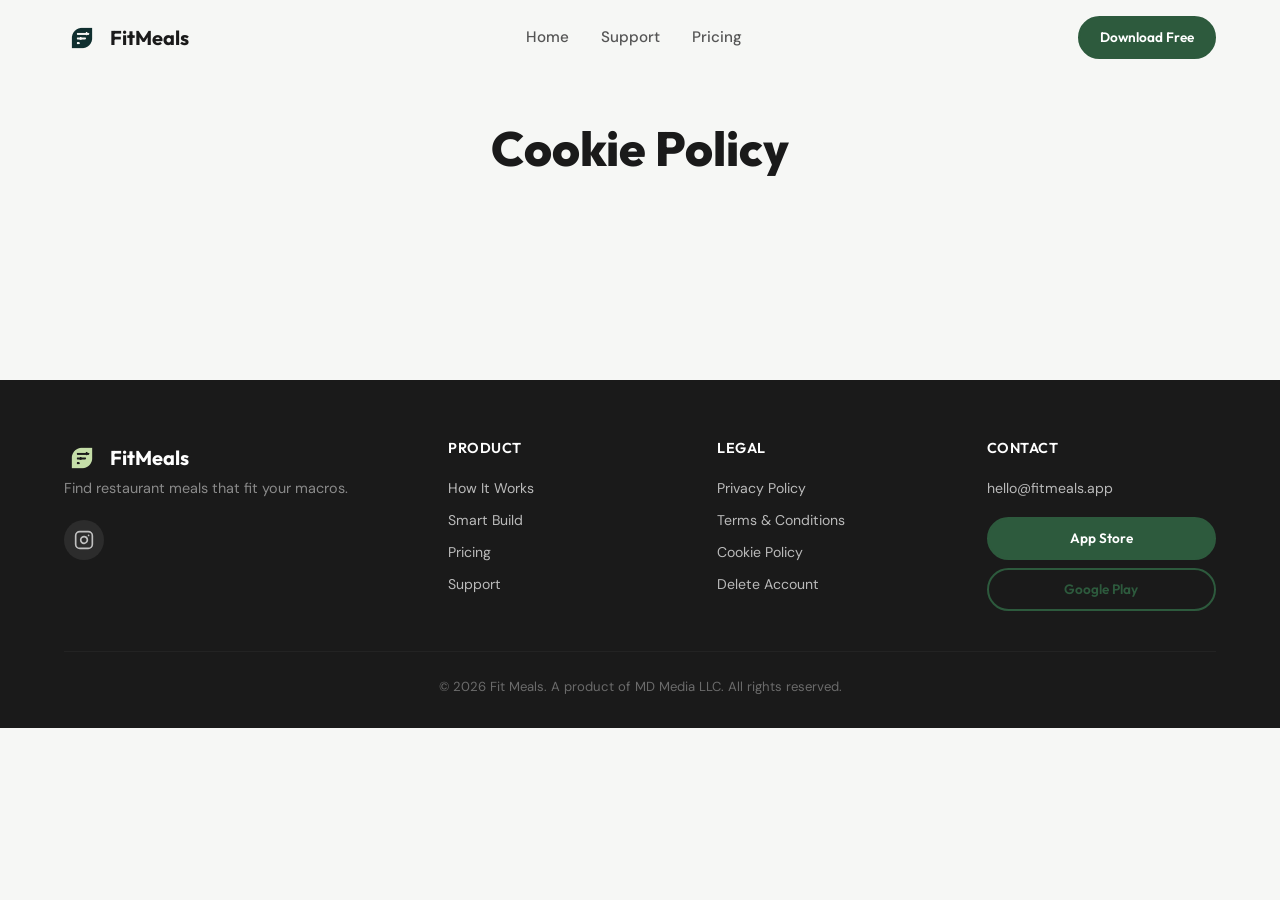
<file: cookie-policy.html>
<!DOCTYPE html>
<html lang="en">
<head>
  <meta charset="UTF-8">
  <meta name="viewport" content="width=device-width, initial-scale=1.0">
  <title>Cookie Policy — FitMeals</title>
  <meta name="description" content="FitMeals cookie policy. Learn how we use cookies.">
  <link rel="preconnect" href="https://fonts.googleapis.com">
  <link rel="preconnect" href="https://fonts.gstatic.com" crossorigin>
  <link href="https://fonts.googleapis.com/css2?family=DM+Sans:ital,opsz,wght@0,9..40,300;0,9..40,400;0,9..40,500;0,9..40,600;0,9..40,700;1,9..40,400&family=Outfit:wght@300;400;500;600;700;800&display=swap" rel="stylesheet">
  <link rel="icon" type="image/webp" href="/images/logo.webp">
  <link rel="stylesheet" href="css/styles.css">
</head>
<body>
  <!-- Navigation -->
  <header class="nav" id="nav">
    <div class="container nav-container">
      <a href="/" class="nav-logo">
        <img src="/images/logo.webp" alt="FitMeals logo" class="nav-logo-icon">
        <span class="nav-logo-text">FitMeals</span>
      </a>
      <nav class="nav-links" id="navLinks">
        <a href="/" class="nav-link">Home</a>
        <a href="/support.html" class="nav-link">Support</a>
        <a href="/#pricing" class="nav-link">Pricing</a>
      </nav>
      <a href="https://apps.apple.com/us/app/fit-meals-restaurant-macros/id6757499139" class="nav-cta btn btn--primary btn--sm">Download Free</a>
      <button class="mobile-toggle" id="mobileToggle" aria-label="Toggle menu">
        <span></span>
        <span></span>
        <span></span>
      </button>
    </div>
  </header>

  <main>
    <section class="page-hero">
      <div class="container">
        <h1 class="page-hero-title">Cookie Policy</h1>
      </div>
    </section>

    <section class="legal-content">
      <div class="container">
        <div name="termly-embed" data-id="f7352a5f-9c5f-44be-ac5a-b0cad0058d33"></div>
        <script type="text/javascript">(function(d, s, id) {
          var js, tjs = d.getElementsByTagName(s)[0];
          if (d.getElementById(id)) return;
          js = d.createElement(s); js.id = id;
          js.src = "https://app.termly.io/embed-policy.min.js";
          tjs.parentNode.insertBefore(js, tjs);
        }(document, 'script', 'termly-jssdk'));</script>
      </div>
    </section>
  </main>

  <!-- Footer -->
  <footer class="footer">
    <div class="container">
      <div class="footer-grid">
        <div class="footer-brand">
          <a href="/" class="nav-logo">
            <img src="/images/logo-light.webp" alt="FitMeals logo" class="nav-logo-icon">
            <span class="nav-logo-text">FitMeals</span>
          </a>
          <p class="footer-tagline">Find restaurant meals that fit your macros.</p>
          <div class="footer-social">
            <a href="https://www.instagram.com/findfitmeals/" class="social-link" aria-label="Instagram">
              <svg width="20" height="20" viewBox="0 0 24 24" fill="none" stroke="currentColor" stroke-width="2" stroke-linecap="round" stroke-linejoin="round"><rect x="2" y="2" width="20" height="20" rx="5" ry="5"/><path d="M16 11.37A4 4 0 1 1 12.63 8 4 4 0 0 1 16 11.37z"/><line x1="17.5" y1="6.5" x2="17.51" y2="6.5"/></svg>
            </a>
          </div>
        </div>
        <div class="footer-links-group">
          <h4 class="footer-heading">Product</h4>
          <a href="/#howItWorks" class="footer-link">How It Works</a>
          <a href="/#smartBuild" class="footer-link">Smart Build</a>
          <a href="/#pricing" class="footer-link">Pricing</a>
          <a href="/support.html" class="footer-link">Support</a>
        </div>
        <div class="footer-links-group">
          <h4 class="footer-heading">Legal</h4>
          <a href="/privacy-policy.html" class="footer-link">Privacy Policy</a>
          <a href="/terms-and-conditions.html" class="footer-link">Terms & Conditions</a>
          <a href="/cookie-policy.html" class="footer-link">Cookie Policy</a>
          <a href="/delete-account.html" class="footer-link">Delete Account</a>
        </div>
        <div class="footer-links-group">
          <h4 class="footer-heading">Contact</h4>
          <a href="mailto:hello@fitmeals.app" class="footer-link">hello@fitmeals.app</a>
          <div class="footer-download">
            <a href="https://apps.apple.com/us/app/fit-meals-restaurant-macros/id6757499139" class="btn btn--primary btn--sm">App Store</a>
            <a href="https://play.google.com/store/apps/details?id=com.mdmedia.fitmeals&hl=en_US" class="btn btn--outline btn--sm">Google Play</a>
          </div>
        </div>
      </div>
      <div class="footer-bottom">
        <p>&copy; 2026 Fit Meals. A product of MD Media LLC. All rights reserved.</p>
      </div>
    </div>
  </footer>

  <script src="js/main.js"></script>
</body>
</html>
</file>
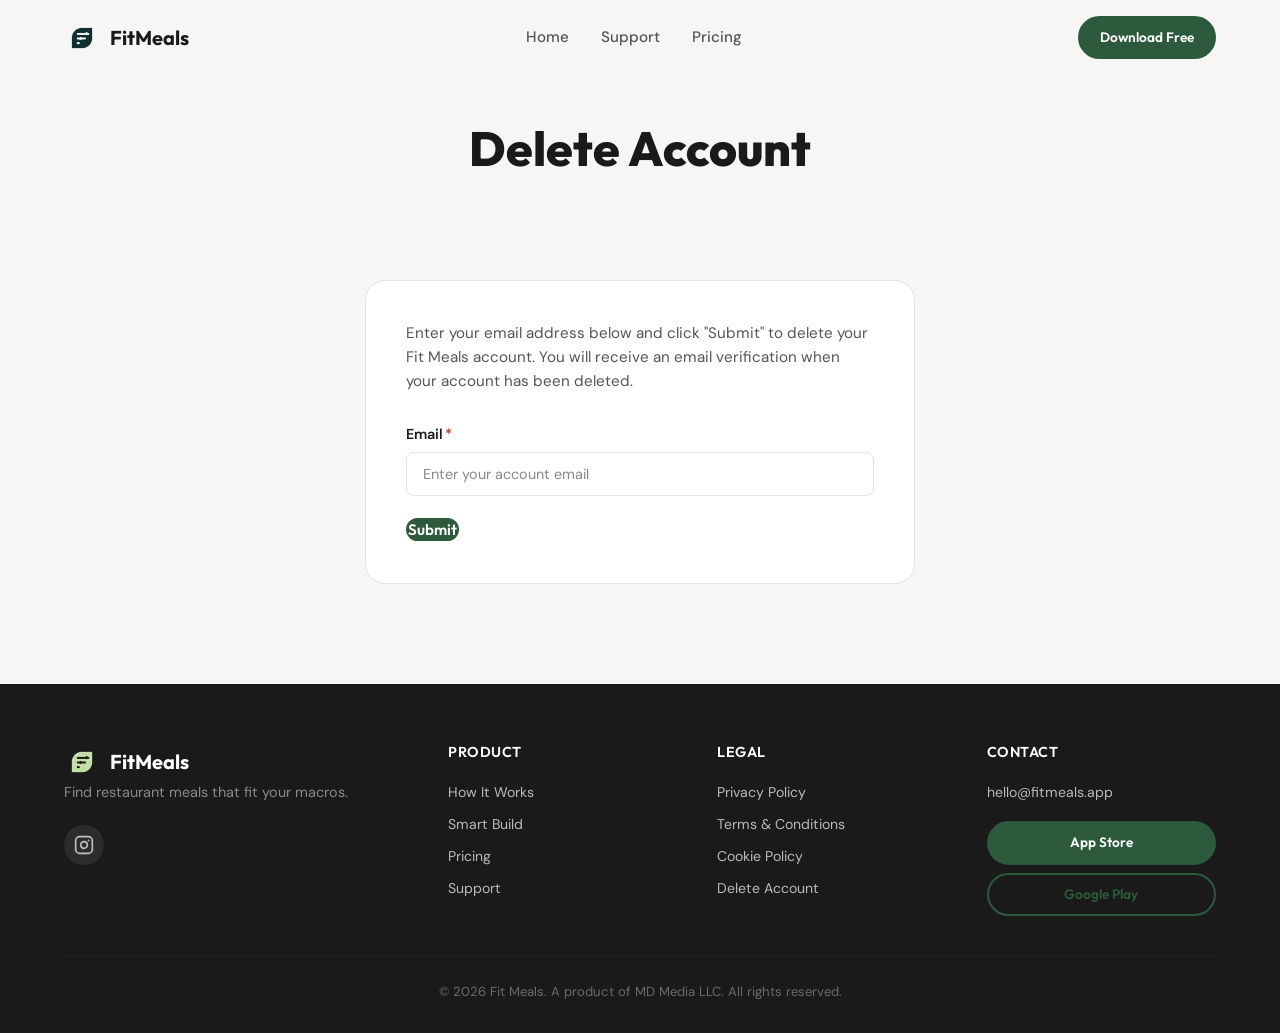
<file: delete-account.html>
<!DOCTYPE html>
<html lang="en">
<head>
  <meta charset="UTF-8">
  <meta name="viewport" content="width=device-width, initial-scale=1.0">
  <title>Delete Account — FitMeals</title>
  <meta name="description" content="Request to delete your FitMeals account.">
  <link rel="preconnect" href="https://fonts.googleapis.com">
  <link rel="preconnect" href="https://fonts.gstatic.com" crossorigin>
  <link href="https://fonts.googleapis.com/css2?family=DM+Sans:ital,opsz,wght@0,9..40,300;0,9..40,400;0,9..40,500;0,9..40,600;0,9..40,700;1,9..40,400&family=Outfit:wght@300;400;500;600;700;800&display=swap" rel="stylesheet">
  <link rel="icon" type="image/webp" href="/images/logo.webp">
  <link rel="stylesheet" href="css/styles.css">
</head>
<body>
  <!-- Navigation -->
  <header class="nav" id="nav">
    <div class="container nav-container">
      <a href="/" class="nav-logo">
        <img src="/images/logo.webp" alt="FitMeals logo" class="nav-logo-icon">
        <span class="nav-logo-text">FitMeals</span>
      </a>
      <nav class="nav-links" id="navLinks">
        <a href="/" class="nav-link">Home</a>
        <a href="/support.html" class="nav-link">Support</a>
        <a href="/#pricing" class="nav-link">Pricing</a>
      </nav>
      <a href="https://apps.apple.com/us/app/fit-meals-restaurant-macros/id6757499139" class="nav-cta btn btn--primary btn--sm">Download Free</a>
      <button class="mobile-toggle" id="mobileToggle" aria-label="Toggle menu">
        <span></span>
        <span></span>
        <span></span>
      </button>
    </div>
  </header>

  <main>
    <section class="page-hero">
      <div class="container">
        <h1 class="page-hero-title">Delete Account</h1>
      </div>
    </section>

    <section class="delete-account">
      <div class="container">
        <div class="delete-form-wrapper">
          <p class="delete-instructions">Enter your email address below and click "Submit" to delete your Fit Meals account. You will receive an email verification when your account has been deleted.</p>
          <form action="https://formsubmit.co/hello@fitmeals.app" method="POST" class="delete-form">
            <!-- FormSubmit config -->
            <input type="hidden" name="_subject" value="FitMeals Account Deletion Request">
            <input type="hidden" name="_template" value="table">
            <input type="hidden" name="_captcha" value="true">
            <input type="hidden" name="_next" value="https://fitmeals.app/delete-account.html?submitted=true">
            <div class="form-group">
              <label for="email" class="form-label">Email<span class="form-required">*</span></label>
              <input type="email" id="email" name="email" required class="form-input" placeholder="Enter your account email">
            </div>
            <button type="submit" class="btn btn--primary">Submit</button>
          </form>
          <div class="delete-confirmation" id="deleteConfirmation" style="display:none">
            <div class="delete-confirmation-icon">✓</div>
            <p>Your account deletion request has been submitted. You will receive an email verification when your account has been deleted.</p>
          </div>
        </div>
      </div>
    </section>
  </main>

  <!-- Footer -->
  <footer class="footer">
    <div class="container">
      <div class="footer-grid">
        <div class="footer-brand">
          <a href="/" class="nav-logo">
            <img src="/images/logo-light.webp" alt="FitMeals logo" class="nav-logo-icon">
            <span class="nav-logo-text">FitMeals</span>
          </a>
          <p class="footer-tagline">Find restaurant meals that fit your macros.</p>
          <div class="footer-social">
            <a href="https://www.instagram.com/findfitmeals/" class="social-link" aria-label="Instagram">
              <svg width="20" height="20" viewBox="0 0 24 24" fill="none" stroke="currentColor" stroke-width="2" stroke-linecap="round" stroke-linejoin="round"><rect x="2" y="2" width="20" height="20" rx="5" ry="5"/><path d="M16 11.37A4 4 0 1 1 12.63 8 4 4 0 0 1 16 11.37z"/><line x1="17.5" y1="6.5" x2="17.51" y2="6.5"/></svg>
            </a>
          </div>
        </div>
        <div class="footer-links-group">
          <h4 class="footer-heading">Product</h4>
          <a href="/#howItWorks" class="footer-link">How It Works</a>
          <a href="/#smartBuild" class="footer-link">Smart Build</a>
          <a href="/#pricing" class="footer-link">Pricing</a>
          <a href="/support.html" class="footer-link">Support</a>
        </div>
        <div class="footer-links-group">
          <h4 class="footer-heading">Legal</h4>
          <a href="/privacy-policy.html" class="footer-link">Privacy Policy</a>
          <a href="/terms-and-conditions.html" class="footer-link">Terms & Conditions</a>
          <a href="/cookie-policy.html" class="footer-link">Cookie Policy</a>
          <a href="/delete-account.html" class="footer-link">Delete Account</a>
        </div>
        <div class="footer-links-group">
          <h4 class="footer-heading">Contact</h4>
          <a href="mailto:hello@fitmeals.app" class="footer-link">hello@fitmeals.app</a>
          <div class="footer-download">
            <a href="https://apps.apple.com/us/app/fit-meals-restaurant-macros/id6757499139" class="btn btn--primary btn--sm">App Store</a>
            <a href="https://play.google.com/store/apps/details?id=com.mdmedia.fitmeals&hl=en_US" class="btn btn--outline btn--sm">Google Play</a>
          </div>
        </div>
      </div>
      <div class="footer-bottom">
        <p>&copy; 2026 Fit Meals. A product of MD Media LLC. All rights reserved.</p>
      </div>
    </div>
  </footer>

  <script src="js/main.js"></script>
  <script>
    // Show confirmation if redirected back after form submission
    if (window.location.search.includes('submitted=true')) {
      var form = document.querySelector('.delete-form');
      var confirmation = document.getElementById('deleteConfirmation');
      if (form) form.style.display = 'none';
      if (confirmation) confirmation.style.display = 'block';
      document.querySelector('.delete-instructions').style.display = 'none';
    }
  </script>
</body>
</html>
</file>
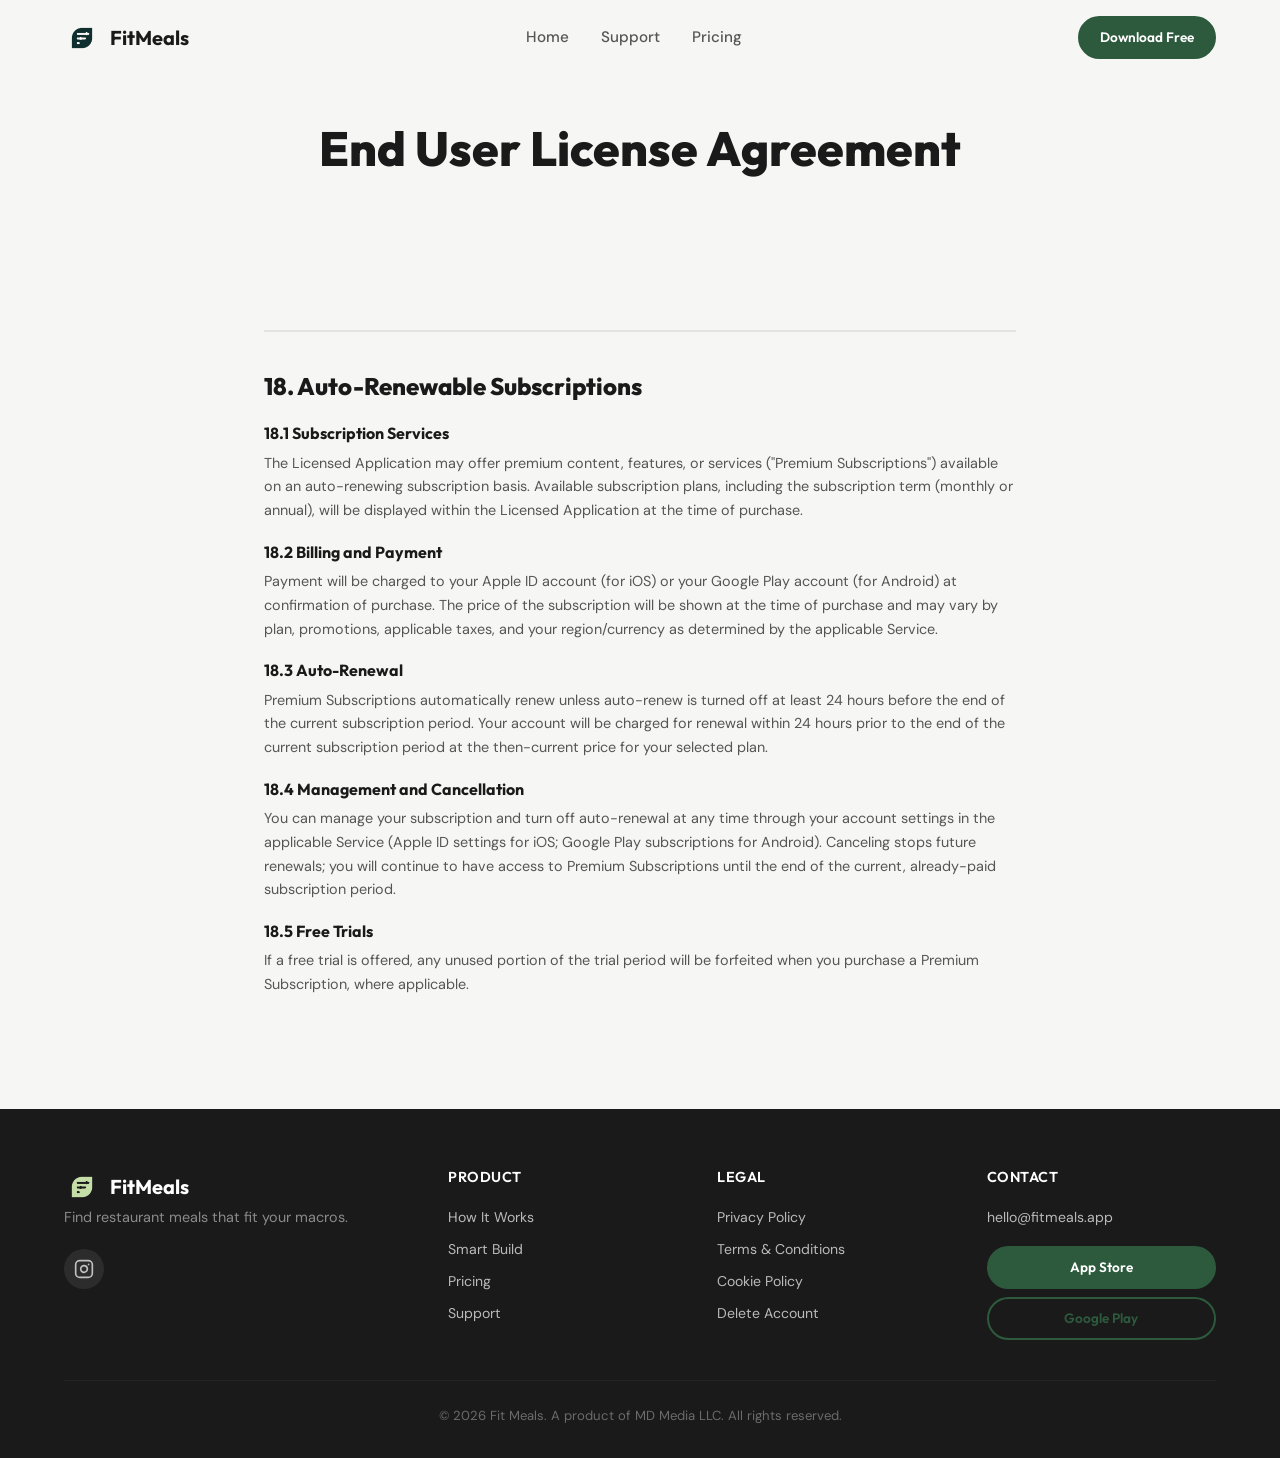
<file: eula.html>
<!DOCTYPE html>
<html lang="en">
<head>
  <meta charset="UTF-8">
  <meta name="viewport" content="width=device-width, initial-scale=1.0">
  <title>End User License Agreement — FitMeals</title>
  <meta name="description" content="FitMeals End User License Agreement (EULA).">
  <link rel="preconnect" href="https://fonts.googleapis.com">
  <link rel="preconnect" href="https://fonts.gstatic.com" crossorigin>
  <link href="https://fonts.googleapis.com/css2?family=DM+Sans:ital,opsz,wght@0,9..40,300;0,9..40,400;0,9..40,500;0,9..40,600;0,9..40,700;1,9..40,400&family=Outfit:wght@300;400;500;600;700;800&display=swap" rel="stylesheet">
  <link rel="icon" type="image/webp" href="/images/logo.webp">
  <link rel="stylesheet" href="css/styles.css">
</head>
<body>
  <!-- Navigation -->
  <header class="nav" id="nav">
    <div class="container nav-container">
      <a href="/" class="nav-logo">
        <img src="/images/logo.webp" alt="FitMeals logo" class="nav-logo-icon">
        <span class="nav-logo-text">FitMeals</span>
      </a>
      <nav class="nav-links" id="navLinks">
        <a href="/" class="nav-link">Home</a>
        <a href="/support.html" class="nav-link">Support</a>
        <a href="/#pricing" class="nav-link">Pricing</a>
      </nav>
      <a href="https://apps.apple.com/us/app/fit-meals-restaurant-macros/id6757499139" class="nav-cta btn btn--primary btn--sm">Download Free</a>
      <button class="mobile-toggle" id="mobileToggle" aria-label="Toggle menu">
        <span></span>
        <span></span>
        <span></span>
      </button>
    </div>
  </header>

  <main>
    <section class="page-hero">
      <div class="container">
        <h1 class="page-hero-title">End User License Agreement</h1>
      </div>
    </section>

    <section class="legal-content">
      <div class="container">
        <div name="termly-embed" data-id="f4c8372e-cc3d-40f5-b10b-957ec0322e61"></div>
        <script type="text/javascript">(function(d, s, id) {
          var js, tjs = d.getElementsByTagName(s)[0];
          if (d.getElementById(id)) return;
          js = d.createElement(s); js.id = id;
          js.src = "https://app.termly.io/embed-policy.min.js";
          tjs.parentNode.insertBefore(js, tjs);
        }(document, 'script', 'termly-jssdk'));</script>

        <div class="legal-extra-section">
          <h2>18. Auto-Renewable Subscriptions</h2>

          <h3>18.1 Subscription Services</h3>
          <p>The Licensed Application may offer premium content, features, or services ("Premium Subscriptions") available on an auto-renewing subscription basis. Available subscription plans, including the subscription term (monthly or annual), will be displayed within the Licensed Application at the time of purchase.</p>

          <h3>18.2 Billing and Payment</h3>
          <p>Payment will be charged to your Apple ID account (for iOS) or your Google Play account (for Android) at confirmation of purchase. The price of the subscription will be shown at the time of purchase and may vary by plan, promotions, applicable taxes, and your region/currency as determined by the applicable Service.</p>

          <h3>18.3 Auto-Renewal</h3>
          <p>Premium Subscriptions automatically renew unless auto-renew is turned off at least 24 hours before the end of the current subscription period. Your account will be charged for renewal within 24 hours prior to the end of the current subscription period at the then-current price for your selected plan.</p>

          <h3>18.4 Management and Cancellation</h3>
          <p>You can manage your subscription and turn off auto-renewal at any time through your account settings in the applicable Service (Apple ID settings for iOS; Google Play subscriptions for Android). Canceling stops future renewals; you will continue to have access to Premium Subscriptions until the end of the current, already-paid subscription period.</p>

          <h3>18.5 Free Trials</h3>
          <p>If a free trial is offered, any unused portion of the trial period will be forfeited when you purchase a Premium Subscription, where applicable.</p>
        </div>
      </div>
    </section>
  </main>

  <!-- Footer -->
  <footer class="footer">
    <div class="container">
      <div class="footer-grid">
        <div class="footer-brand">
          <a href="/" class="nav-logo">
            <img src="/images/logo-light.webp" alt="FitMeals logo" class="nav-logo-icon">
            <span class="nav-logo-text">FitMeals</span>
          </a>
          <p class="footer-tagline">Find restaurant meals that fit your macros.</p>
          <div class="footer-social">
            <a href="https://www.instagram.com/findfitmeals/" class="social-link" aria-label="Instagram">
              <svg width="20" height="20" viewBox="0 0 24 24" fill="none" stroke="currentColor" stroke-width="2" stroke-linecap="round" stroke-linejoin="round"><rect x="2" y="2" width="20" height="20" rx="5" ry="5"/><path d="M16 11.37A4 4 0 1 1 12.63 8 4 4 0 0 1 16 11.37z"/><line x1="17.5" y1="6.5" x2="17.51" y2="6.5"/></svg>
            </a>
          </div>
        </div>
        <div class="footer-links-group">
          <h4 class="footer-heading">Product</h4>
          <a href="/#howItWorks" class="footer-link">How It Works</a>
          <a href="/#smartBuild" class="footer-link">Smart Build</a>
          <a href="/#pricing" class="footer-link">Pricing</a>
          <a href="/support.html" class="footer-link">Support</a>
        </div>
        <div class="footer-links-group">
          <h4 class="footer-heading">Legal</h4>
          <a href="/privacy-policy.html" class="footer-link">Privacy Policy</a>
          <a href="/terms-and-conditions.html" class="footer-link">Terms & Conditions</a>
          <a href="/cookie-policy.html" class="footer-link">Cookie Policy</a>
          <a href="/delete-account.html" class="footer-link">Delete Account</a>
        </div>
        <div class="footer-links-group">
          <h4 class="footer-heading">Contact</h4>
          <a href="mailto:hello@fitmeals.app" class="footer-link">hello@fitmeals.app</a>
          <div class="footer-download">
            <a href="https://apps.apple.com/us/app/fit-meals-restaurant-macros/id6757499139" class="btn btn--primary btn--sm">App Store</a>
            <a href="https://play.google.com/store/apps/details?id=com.mdmedia.fitmeals&hl=en_US" class="btn btn--outline btn--sm">Google Play</a>
          </div>
        </div>
      </div>
      <div class="footer-bottom">
        <p>&copy; 2026 Fit Meals. A product of MD Media LLC. All rights reserved.</p>
      </div>
    </div>
  </footer>

  <script src="js/main.js"></script>
</body>
</html>
</file>
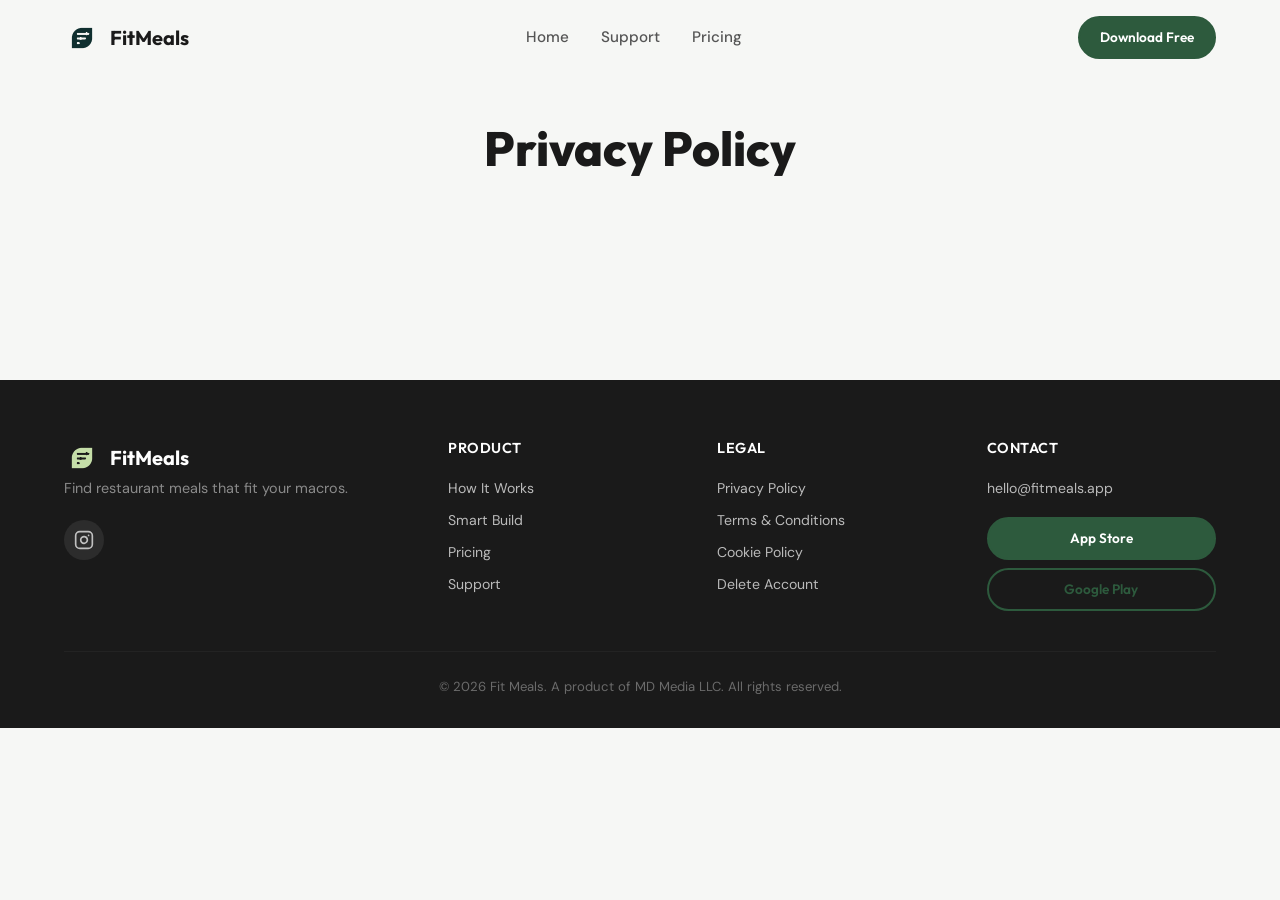
<file: privacy-policy.html>
<!DOCTYPE html>
<html lang="en">
<head>
  <meta charset="UTF-8">
  <meta name="viewport" content="width=device-width, initial-scale=1.0">
  <title>Privacy Policy — FitMeals</title>
  <meta name="description" content="FitMeals privacy policy. Learn how we handle your data.">
  <link rel="preconnect" href="https://fonts.googleapis.com">
  <link rel="preconnect" href="https://fonts.gstatic.com" crossorigin>
  <link href="https://fonts.googleapis.com/css2?family=DM+Sans:ital,opsz,wght@0,9..40,300;0,9..40,400;0,9..40,500;0,9..40,600;0,9..40,700;1,9..40,400&family=Outfit:wght@300;400;500;600;700;800&display=swap" rel="stylesheet">
  <link rel="icon" type="image/webp" href="/images/logo.webp">
  <link rel="stylesheet" href="css/styles.css">
</head>
<body>
  <!-- Navigation -->
  <header class="nav" id="nav">
    <div class="container nav-container">
      <a href="/" class="nav-logo">
        <img src="/images/logo.webp" alt="FitMeals logo" class="nav-logo-icon">
        <span class="nav-logo-text">FitMeals</span>
      </a>
      <nav class="nav-links" id="navLinks">
        <a href="/" class="nav-link">Home</a>
        <a href="/support.html" class="nav-link">Support</a>
        <a href="/#pricing" class="nav-link">Pricing</a>
      </nav>
      <a href="https://apps.apple.com/us/app/fit-meals-restaurant-macros/id6757499139" class="nav-cta btn btn--primary btn--sm">Download Free</a>
      <button class="mobile-toggle" id="mobileToggle" aria-label="Toggle menu">
        <span></span>
        <span></span>
        <span></span>
      </button>
    </div>
  </header>

  <main>
    <section class="page-hero">
      <div class="container">
        <h1 class="page-hero-title">Privacy Policy</h1>
      </div>
    </section>

    <section class="legal-content">
      <div class="container">
        <div name="termly-embed" data-id="58388a5f-c837-47c0-9842-7a9ac5fa1592"></div>
        <script type="text/javascript">(function(d, s, id) {
          var js, tjs = d.getElementsByTagName(s)[0];
          if (d.getElementById(id)) return;
          js = d.createElement(s); js.id = id;
          js.src = "https://app.termly.io/embed-policy.min.js";
          tjs.parentNode.insertBefore(js, tjs);
        }(document, 'script', 'termly-jssdk'));</script>
      </div>
    </section>
  </main>

  <!-- Footer -->
  <footer class="footer">
    <div class="container">
      <div class="footer-grid">
        <div class="footer-brand">
          <a href="/" class="nav-logo">
            <img src="/images/logo-light.webp" alt="FitMeals logo" class="nav-logo-icon">
            <span class="nav-logo-text">FitMeals</span>
          </a>
          <p class="footer-tagline">Find restaurant meals that fit your macros.</p>
          <div class="footer-social">
            <a href="https://www.instagram.com/findfitmeals/" class="social-link" aria-label="Instagram">
              <svg width="20" height="20" viewBox="0 0 24 24" fill="none" stroke="currentColor" stroke-width="2" stroke-linecap="round" stroke-linejoin="round"><rect x="2" y="2" width="20" height="20" rx="5" ry="5"/><path d="M16 11.37A4 4 0 1 1 12.63 8 4 4 0 0 1 16 11.37z"/><line x1="17.5" y1="6.5" x2="17.51" y2="6.5"/></svg>
            </a>
          </div>
        </div>
        <div class="footer-links-group">
          <h4 class="footer-heading">Product</h4>
          <a href="/#howItWorks" class="footer-link">How It Works</a>
          <a href="/#smartBuild" class="footer-link">Smart Build</a>
          <a href="/#pricing" class="footer-link">Pricing</a>
          <a href="/support.html" class="footer-link">Support</a>
        </div>
        <div class="footer-links-group">
          <h4 class="footer-heading">Legal</h4>
          <a href="/privacy-policy.html" class="footer-link">Privacy Policy</a>
          <a href="/terms-and-conditions.html" class="footer-link">Terms & Conditions</a>
          <a href="/cookie-policy.html" class="footer-link">Cookie Policy</a>
          <a href="/delete-account.html" class="footer-link">Delete Account</a>
        </div>
        <div class="footer-links-group">
          <h4 class="footer-heading">Contact</h4>
          <a href="mailto:hello@fitmeals.app" class="footer-link">hello@fitmeals.app</a>
          <div class="footer-download">
            <a href="https://apps.apple.com/us/app/fit-meals-restaurant-macros/id6757499139" class="btn btn--primary btn--sm">App Store</a>
            <a href="https://play.google.com/store/apps/details?id=com.mdmedia.fitmeals&hl=en_US" class="btn btn--outline btn--sm">Google Play</a>
          </div>
        </div>
      </div>
      <div class="footer-bottom">
        <p>&copy; 2026 Fit Meals. A product of MD Media LLC. All rights reserved.</p>
      </div>
    </div>
  </footer>

  <script src="js/main.js"></script>
</body>
</html>
</file>
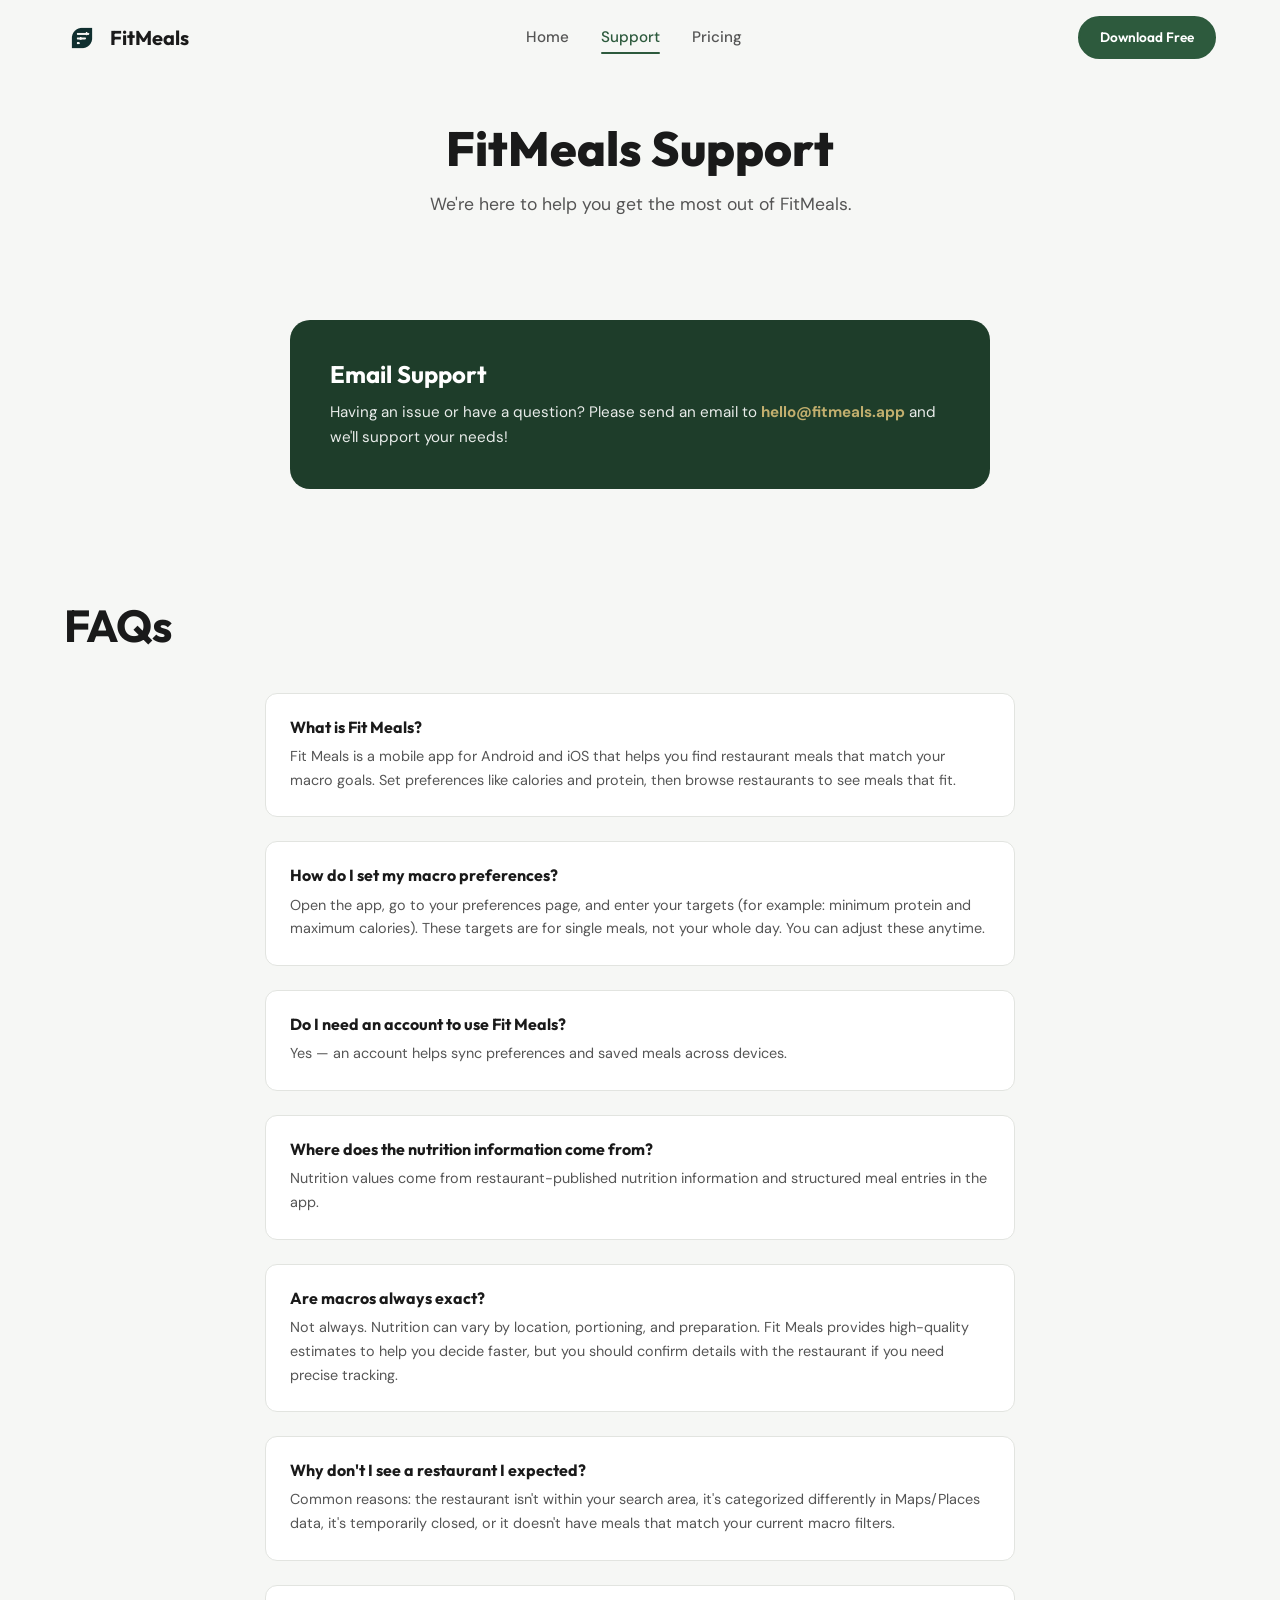
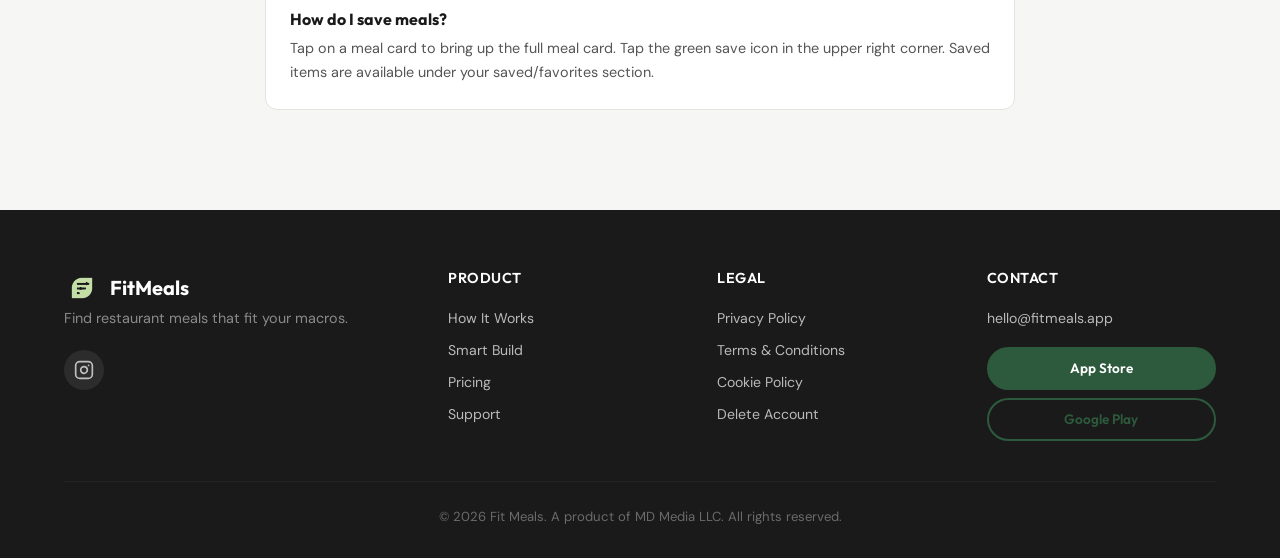
<file: support.html>
<!DOCTYPE html>
<html lang="en">
<head>
  <meta charset="UTF-8">
  <meta name="viewport" content="width=device-width, initial-scale=1.0">
  <title>Support — FitMeals</title>
  <meta name="description" content="Get help with FitMeals. Browse FAQs or contact our support team.">
  <link rel="preconnect" href="https://fonts.googleapis.com">
  <link rel="preconnect" href="https://fonts.gstatic.com" crossorigin>
  <link href="https://fonts.googleapis.com/css2?family=DM+Sans:ital,opsz,wght@0,9..40,300;0,9..40,400;0,9..40,500;0,9..40,600;0,9..40,700;1,9..40,400&family=Outfit:wght@300;400;500;600;700;800&display=swap" rel="stylesheet">
  <link rel="icon" type="image/webp" href="/images/logo.webp">
  <link rel="stylesheet" href="css/styles.css">
</head>
<body>
  <!-- Navigation -->
  <header class="nav" id="nav">
    <div class="container nav-container">
      <a href="/" class="nav-logo">
        <img src="/images/logo.webp" alt="FitMeals logo" class="nav-logo-icon">
        <span class="nav-logo-text">FitMeals</span>
      </a>
      <nav class="nav-links" id="navLinks">
        <a href="/" class="nav-link">Home</a>
        <a href="/support.html" class="nav-link active">Support</a>
        <a href="/#pricing" class="nav-link">Pricing</a>
      </nav>
      <a href="https://apps.apple.com/us/app/fit-meals-restaurant-macros/id6757499139" class="nav-cta btn btn--primary btn--sm">Download Free</a>
      <button class="mobile-toggle" id="mobileToggle" aria-label="Toggle menu">
        <span></span>
        <span></span>
        <span></span>
      </button>
    </div>
  </header>

  <main>
    <!-- Support Hero -->
    <section class="page-hero">
      <div class="container">
        <h1 class="page-hero-title">FitMeals Support</h1>
        <p class="page-hero-sub">We're here to help you get the most out of FitMeals.</p>
      </div>
    </section>

    <!-- Email Support -->
    <section class="support-contact">
      <div class="container">
        <div class="support-contact-card">
          <h2>Email Support</h2>
          <p>Having an issue or have a question? Please send an email to <a href="mailto:hello@fitmeals.app"><strong>hello@fitmeals.app</strong></a> and we'll support your needs!</p>
        </div>
      </div>
    </section>

    <!-- FAQs -->
    <section class="faqs">
      <div class="container">
        <h2 class="section-heading">FAQs</h2>

        <div class="faq-list">
          <div class="faq-item">
            <h3 class="faq-question">What is Fit Meals?</h3>
            <p class="faq-answer">Fit Meals is a mobile app for Android and iOS that helps you find restaurant meals that match your macro goals. Set preferences like calories and protein, then browse restaurants to see meals that fit.</p>
          </div>

          <div class="faq-item">
            <h3 class="faq-question">How do I set my macro preferences?</h3>
            <p class="faq-answer">Open the app, go to your preferences page, and enter your targets (for example: minimum protein and maximum calories). These targets are for single meals, not your whole day. You can adjust these anytime.</p>
          </div>

          <div class="faq-item">
            <h3 class="faq-question">Do I need an account to use Fit Meals?</h3>
            <p class="faq-answer">Yes — an account helps sync preferences and saved meals across devices.</p>
          </div>

          <div class="faq-item">
            <h3 class="faq-question">Where does the nutrition information come from?</h3>
            <p class="faq-answer">Nutrition values come from restaurant-published nutrition information and structured meal entries in the app.</p>
          </div>

          <div class="faq-item">
            <h3 class="faq-question">Are macros always exact?</h3>
            <p class="faq-answer">Not always. Nutrition can vary by location, portioning, and preparation. Fit Meals provides high-quality estimates to help you decide faster, but you should confirm details with the restaurant if you need precise tracking.</p>
          </div>

          <div class="faq-item">
            <h3 class="faq-question">Why don't I see a restaurant I expected?</h3>
            <p class="faq-answer">Common reasons: the restaurant isn't within your search area, it's categorized differently in Maps/Places data, it's temporarily closed, or it doesn't have meals that match your current macro filters.</p>
          </div>

          <div class="faq-item">
            <h3 class="faq-question">How do I save meals?</h3>
            <p class="faq-answer">Tap on a meal card to bring up the full meal card. Tap the green save icon in the upper right corner. Saved items are available under your saved/favorites section.</p>
          </div>
        </div>
      </div>
    </section>
  </main>

  <!-- Footer -->
  <footer class="footer">
    <div class="container">
      <div class="footer-grid">
        <div class="footer-brand">
          <a href="/" class="nav-logo">
            <img src="/images/logo-light.webp" alt="FitMeals logo" class="nav-logo-icon">
            <span class="nav-logo-text">FitMeals</span>
          </a>
          <p class="footer-tagline">Find restaurant meals that fit your macros.</p>
          <div class="footer-social">
            <a href="https://www.instagram.com/findfitmeals/" class="social-link" aria-label="Instagram">
              <svg width="20" height="20" viewBox="0 0 24 24" fill="none" stroke="currentColor" stroke-width="2" stroke-linecap="round" stroke-linejoin="round"><rect x="2" y="2" width="20" height="20" rx="5" ry="5"/><path d="M16 11.37A4 4 0 1 1 12.63 8 4 4 0 0 1 16 11.37z"/><line x1="17.5" y1="6.5" x2="17.51" y2="6.5"/></svg>
            </a>
          </div>
        </div>
        <div class="footer-links-group">
          <h4 class="footer-heading">Product</h4>
          <a href="/#howItWorks" class="footer-link">How It Works</a>
          <a href="/#smartBuild" class="footer-link">Smart Build</a>
          <a href="/#pricing" class="footer-link">Pricing</a>
          <a href="/support.html" class="footer-link">Support</a>
        </div>
        <div class="footer-links-group">
          <h4 class="footer-heading">Legal</h4>
          <a href="/privacy-policy.html" class="footer-link">Privacy Policy</a>
          <a href="/terms-and-conditions.html" class="footer-link">Terms & Conditions</a>
          <a href="/cookie-policy.html" class="footer-link">Cookie Policy</a>
          <a href="/delete-account.html" class="footer-link">Delete Account</a>
        </div>
        <div class="footer-links-group">
          <h4 class="footer-heading">Contact</h4>
          <a href="mailto:hello@fitmeals.app" class="footer-link">hello@fitmeals.app</a>
          <div class="footer-download">
            <a href="https://apps.apple.com/us/app/fit-meals-restaurant-macros/id6757499139" class="btn btn--primary btn--sm">App Store</a>
            <a href="https://play.google.com/store/apps/details?id=com.mdmedia.fitmeals&hl=en_US" class="btn btn--outline btn--sm">Google Play</a>
          </div>
        </div>
      </div>
      <div class="footer-bottom">
        <p>&copy; 2026 Fit Meals. A product of MD Media LLC. All rights reserved.</p>
      </div>
    </div>
  </footer>

  <script src="js/main.js"></script>
</body>
</html>
</file>
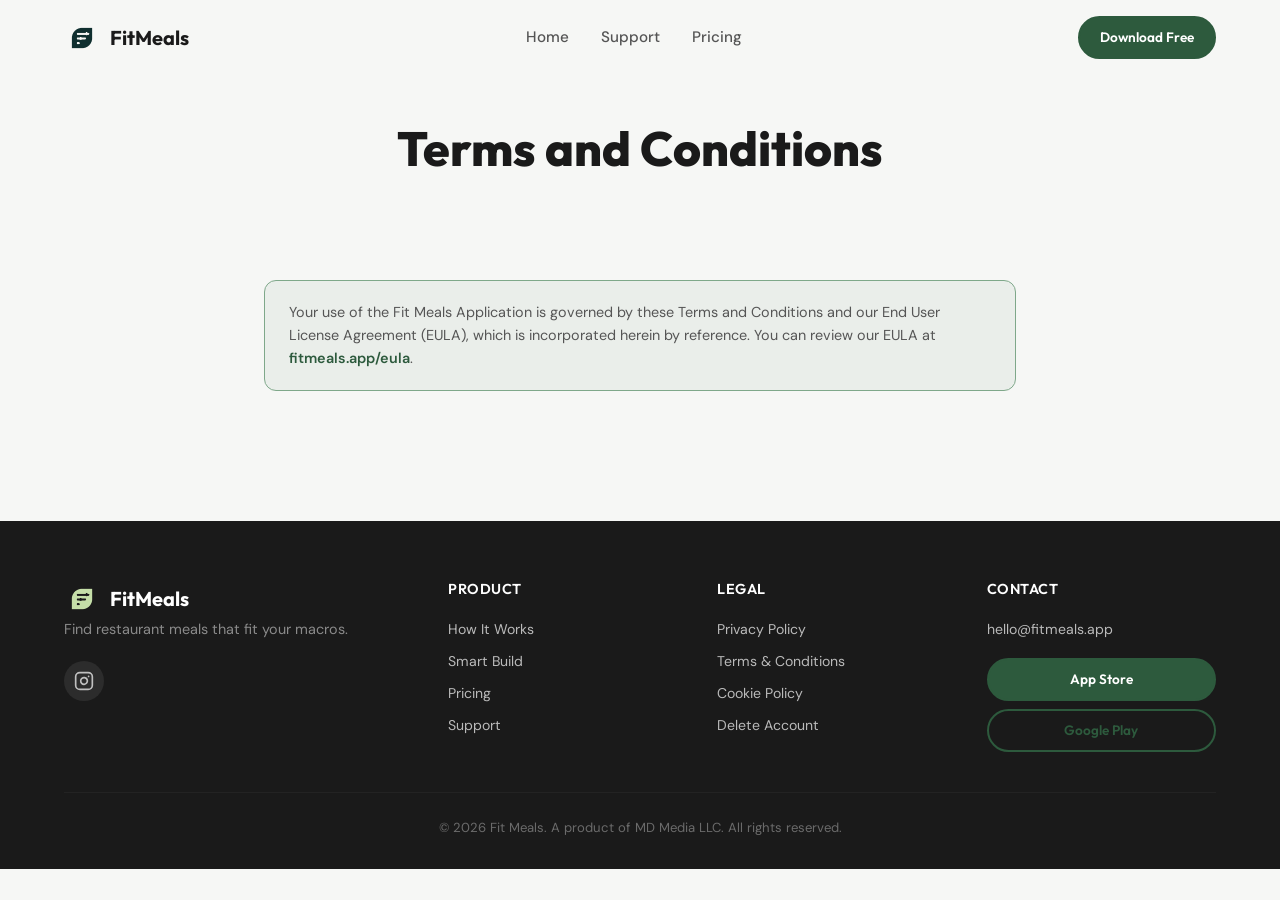
<file: terms-and-conditions.html>
<!DOCTYPE html>
<html lang="en">
<head>
  <meta charset="UTF-8">
  <meta name="viewport" content="width=device-width, initial-scale=1.0">
  <title>Terms and Conditions — FitMeals</title>
  <meta name="description" content="FitMeals terms and conditions of use.">
  <link rel="preconnect" href="https://fonts.googleapis.com">
  <link rel="preconnect" href="https://fonts.gstatic.com" crossorigin>
  <link href="https://fonts.googleapis.com/css2?family=DM+Sans:ital,opsz,wght@0,9..40,300;0,9..40,400;0,9..40,500;0,9..40,600;0,9..40,700;1,9..40,400&family=Outfit:wght@300;400;500;600;700;800&display=swap" rel="stylesheet">
  <link rel="icon" type="image/webp" href="/images/logo.webp">
  <link rel="stylesheet" href="css/styles.css">
</head>
<body>
  <!-- Navigation -->
  <header class="nav" id="nav">
    <div class="container nav-container">
      <a href="/" class="nav-logo">
        <img src="/images/logo.webp" alt="FitMeals logo" class="nav-logo-icon">
        <span class="nav-logo-text">FitMeals</span>
      </a>
      <nav class="nav-links" id="navLinks">
        <a href="/" class="nav-link">Home</a>
        <a href="/support.html" class="nav-link">Support</a>
        <a href="/#pricing" class="nav-link">Pricing</a>
      </nav>
      <a href="https://apps.apple.com/us/app/fit-meals-restaurant-macros/id6757499139" class="nav-cta btn btn--primary btn--sm">Download Free</a>
      <button class="mobile-toggle" id="mobileToggle" aria-label="Toggle menu">
        <span></span>
        <span></span>
        <span></span>
      </button>
    </div>
  </header>

  <main>
    <section class="page-hero">
      <div class="container">
        <h1 class="page-hero-title">Terms and Conditions</h1>
      </div>
    </section>

    <section class="legal-content">
      <div class="container">
        <div class="legal-notice">
          <p>Your use of the Fit Meals Application is governed by these Terms and Conditions and our End User License Agreement (EULA), which is incorporated herein by reference. You can review our EULA at <a href="/eula.html">fitmeals.app/eula</a>.</p>
        </div>
        <div name="termly-embed" data-id="f9f84bb3-7cfd-4c9f-9ade-53c9522fb496"></div>
        <script type="text/javascript">(function(d, s, id) {
          var js, tjs = d.getElementsByTagName(s)[0];
          if (d.getElementById(id)) return;
          js = d.createElement(s); js.id = id;
          js.src = "https://app.termly.io/embed-policy.min.js";
          tjs.parentNode.insertBefore(js, tjs);
        }(document, 'script', 'termly-jssdk'));</script>
      </div>
    </section>
  </main>

  <!-- Footer -->
  <footer class="footer">
    <div class="container">
      <div class="footer-grid">
        <div class="footer-brand">
          <a href="/" class="nav-logo">
            <img src="/images/logo-light.webp" alt="FitMeals logo" class="nav-logo-icon">
            <span class="nav-logo-text">FitMeals</span>
          </a>
          <p class="footer-tagline">Find restaurant meals that fit your macros.</p>
          <div class="footer-social">
            <a href="https://www.instagram.com/findfitmeals/" class="social-link" aria-label="Instagram">
              <svg width="20" height="20" viewBox="0 0 24 24" fill="none" stroke="currentColor" stroke-width="2" stroke-linecap="round" stroke-linejoin="round"><rect x="2" y="2" width="20" height="20" rx="5" ry="5"/><path d="M16 11.37A4 4 0 1 1 12.63 8 4 4 0 0 1 16 11.37z"/><line x1="17.5" y1="6.5" x2="17.51" y2="6.5"/></svg>
            </a>
          </div>
        </div>
        <div class="footer-links-group">
          <h4 class="footer-heading">Product</h4>
          <a href="/#howItWorks" class="footer-link">How It Works</a>
          <a href="/#smartBuild" class="footer-link">Smart Build</a>
          <a href="/#pricing" class="footer-link">Pricing</a>
          <a href="/support.html" class="footer-link">Support</a>
        </div>
        <div class="footer-links-group">
          <h4 class="footer-heading">Legal</h4>
          <a href="/privacy-policy.html" class="footer-link">Privacy Policy</a>
          <a href="/terms-and-conditions.html" class="footer-link">Terms & Conditions</a>
          <a href="/cookie-policy.html" class="footer-link">Cookie Policy</a>
          <a href="/delete-account.html" class="footer-link">Delete Account</a>
        </div>
        <div class="footer-links-group">
          <h4 class="footer-heading">Contact</h4>
          <a href="mailto:hello@fitmeals.app" class="footer-link">hello@fitmeals.app</a>
          <div class="footer-download">
            <a href="https://apps.apple.com/us/app/fit-meals-restaurant-macros/id6757499139" class="btn btn--primary btn--sm">App Store</a>
            <a href="https://play.google.com/store/apps/details?id=com.mdmedia.fitmeals&hl=en_US" class="btn btn--outline btn--sm">Google Play</a>
          </div>
        </div>
      </div>
      <div class="footer-bottom">
        <p>&copy; 2026 Fit Meals. A product of MD Media LLC. All rights reserved.</p>
      </div>
    </div>
  </footer>

  <script src="js/main.js"></script>
</body>
</html>
</file>
<file: css/styles.css>
/* ============================================
   FitMeals — Design System & Styles
   ============================================ */

/* --- CSS Variables --- */
:root {
  --color-primary: #2d5a3d;
  --color-primary-dark: #1e3d2a;
  --color-primary-light: #7fa88a;
  --color-accent: #C9A84C;
  --color-accent-light: #d4bc76;
  --color-bg: #f6f7f5;
  --color-bg-alt: #eef0ec;
  --color-white: #ffffff;
  --color-text: #1a1a1a;
  --color-text-secondary: #555;
  --color-text-muted: #888;
  --color-border: #e2e4e0;
  --color-error: #c0392b;

  --font-heading: 'Outfit', sans-serif;
  --font-body: 'DM Sans', sans-serif;

  --radius-sm: 8px;
  --radius-md: 12px;
  --radius-lg: 20px;
  --radius-xl: 28px;
  --radius-full: 9999px;

  --shadow-sm: 0 2px 8px rgba(0,0,0,0.06);
  --shadow-md: 0 4px 20px rgba(0,0,0,0.08);
  --shadow-lg: 0 8px 40px rgba(0,0,0,0.12);
  --shadow-xl: 0 12px 60px rgba(0,0,0,0.15);
  --shadow-glow: 0 0 30px rgba(45,90,61,0.2);

  --transition-fast: 0.2s ease;
  --transition-base: 0.35s ease;
  --transition-slow: 0.6s ease;
  --transition-spring: 0.6s cubic-bezier(0.34, 1.56, 0.64, 1);
}

/* --- Reset & Base --- */
*, *::before, *::after {
  margin: 0;
  padding: 0;
  box-sizing: border-box;
}

html {
  scroll-behavior: smooth;
  -webkit-font-smoothing: antialiased;
  -moz-osx-font-smoothing: grayscale;
}

body {
  font-family: var(--font-body);
  font-size: 16px;
  line-height: 1.7;
  color: var(--color-text);
  background: var(--color-bg);
  overflow-x: hidden;
}

img {
  max-width: 100%;
  display: block;
}

a {
  text-decoration: none;
  color: inherit;
}

ul, ol {
  list-style: none;
}

/* --- Typography --- */
h1, h2, h3, h4 {
  font-family: var(--font-heading);
  font-weight: 700;
  line-height: 1.2;
}

.section-heading {
  font-size: clamp(1.8rem, 4vw, 2.8rem);
  margin-bottom: 1.5rem;
  letter-spacing: -0.02em;
}

.text-accent {
  color: var(--color-primary);
  position: relative;
}

.text-center {
  text-align: center;
}

/* --- Layout --- */
.container {
  width: 100%;
  max-width: 1200px;
  margin: 0 auto;
  padding: 0 24px;
}

/* --- Progress Bar --- */
.progress-bar {
  position: fixed;
  top: 0;
  left: 0;
  height: 3px;
  background: linear-gradient(90deg, var(--color-primary), var(--color-accent));
  z-index: 10000;
  width: 0%;
  transition: width 0.1s linear;
}

/* ============================================
   Navigation
   ============================================ */
.nav {
  position: fixed;
  top: 0;
  left: 0;
  right: 0;
  z-index: 1000;
  padding: 16px 0;
  transition: all var(--transition-base);
  background: transparent;
}

.nav.scrolled {
  background: rgba(246, 247, 245, 0.92);
  backdrop-filter: blur(20px);
  -webkit-backdrop-filter: blur(20px);
  padding: 10px 0;
  box-shadow: 0 1px 20px rgba(0,0,0,0.06);
}

.nav-container {
  display: flex;
  align-items: center;
  justify-content: space-between;
  gap: 24px;
}

.nav-logo {
  display: flex;
  align-items: center;
  gap: 10px;
  font-family: var(--font-heading);
  font-weight: 700;
  font-size: 1.25rem;
  z-index: 10;
}

.nav-logo-icon {
  width: 36px;
  height: 36px;
  border-radius: var(--radius-sm);
  object-fit: contain;
}

.nav-links {
  display: flex;
  align-items: center;
  gap: 32px;
}

.nav-link {
  font-weight: 500;
  font-size: 0.95rem;
  color: var(--color-text-secondary);
  transition: color var(--transition-fast);
  position: relative;
}

.nav-link::after {
  content: '';
  position: absolute;
  bottom: -4px;
  left: 0;
  width: 0;
  height: 2px;
  background: var(--color-primary);
  transition: width var(--transition-base);
  border-radius: 2px;
}

.nav-link:hover,
.nav-link.active {
  color: var(--color-primary);
}

.nav-link:hover::after,
.nav-link.active::after {
  width: 100%;
}

/* Buttons */
.btn {
  display: inline-flex;
  align-items: center;
  justify-content: center;
  gap: 8px;
  font-family: var(--font-heading);
  font-weight: 600;
  font-size: 0.95rem;
  border: 2px solid transparent;
  border-radius: var(--radius-full);
  cursor: pointer;
  transition: all var(--transition-base);
  white-space: nowrap;
}

.btn--sm {
  padding: 8px 20px;
  font-size: 0.85rem;
}

.btn--lg {
  padding: 14px 32px;
  font-size: 1rem;
}

.btn--full {
  width: 100%;
  padding: 14px 24px;
}

.btn--primary {
  background: var(--color-primary);
  color: white;
  border-color: var(--color-primary);
}

.btn--primary:hover {
  background: var(--color-primary-dark);
  border-color: var(--color-primary-dark);
  transform: translateY(-2px);
  box-shadow: var(--shadow-md);
}

.btn--outline {
  background: transparent;
  color: var(--color-primary);
  border-color: var(--color-primary);
}

.btn--outline:hover {
  background: var(--color-primary);
  color: white;
  transform: translateY(-2px);
  box-shadow: var(--shadow-md);
}

.btn--white {
  background: white;
  color: var(--color-primary);
  border-color: white;
}

.btn--white:hover {
  background: var(--color-bg);
  transform: translateY(-2px);
  box-shadow: var(--shadow-lg);
}

.btn--outline-white {
  background: transparent;
  color: white;
  border-color: rgba(255,255,255,0.5);
}

.btn--outline-white:hover {
  background: white;
  color: var(--color-primary);
  transform: translateY(-2px);
}

.store-icon {
  flex-shrink: 0;
}

.nav-cta {
  z-index: 10;
}

/* Mobile Toggle */
.mobile-toggle {
  display: none;
  flex-direction: column;
  gap: 5px;
  background: none;
  border: none;
  cursor: pointer;
  padding: 4px;
  z-index: 10;
}

.mobile-toggle span {
  display: block;
  width: 24px;
  height: 2px;
  background: var(--color-text);
  border-radius: 2px;
  transition: all var(--transition-base);
}

.mobile-toggle.active span:nth-child(1) {
  transform: rotate(45deg) translate(5px, 5px);
}

.mobile-toggle.active span:nth-child(2) {
  opacity: 0;
}

.mobile-toggle.active span:nth-child(3) {
  transform: rotate(-45deg) translate(5px, -5px);
}

/* ============================================
   Hero Section
   ============================================ */
.hero {
  min-height: 100vh;
  display: flex;
  flex-direction: column;
  justify-content: center;
  position: relative;
  padding: 120px 0 60px;
  overflow: hidden;
  background: linear-gradient(160deg, #f6f7f5 0%, #e8ede9 50%, #f0efe8 100%);
}

.hero-bg-shapes {
  position: absolute;
  inset: 0;
  pointer-events: none;
  overflow: hidden;
}


.hero-container {
  display: grid;
  grid-template-columns: 1fr 1fr;
  gap: 60px;
  align-items: center;
}

.hero-badge {
  display: inline-flex;
  align-items: center;
  gap: 8px;
  padding: 6px 16px;
  background: var(--color-white);
  border-radius: var(--radius-full);
  font-size: 0.85rem;
  font-weight: 500;
  color: var(--color-primary);
  box-shadow: var(--shadow-sm);
  margin-bottom: 24px;
  width: fit-content;
}

.hero-badge-dot {
  width: 8px;
  height: 8px;
  background: var(--color-primary);
  border-radius: 50%;
  animation: pulse-dot 2s ease-in-out infinite;
}

@keyframes pulse-dot {
  0%, 100% { opacity: 1; transform: scale(1); }
  50% { opacity: 0.5; transform: scale(1.3); }
}

.hero-headline {
  font-size: clamp(2.4rem, 5vw, 3.8rem);
  line-height: 1.1;
  margin-bottom: 20px;
  letter-spacing: -0.03em;
}

.hero-word {
  display: inline-block;
}

.hero-word--accent {
  color: var(--color-primary);
  position: relative;
}

.hero-word--accent::after {
  content: '';
  position: absolute;
  bottom: 2px;
  left: 0;
  width: 100%;
  height: 8px;
  background: var(--color-accent);
  opacity: 0.3;
  border-radius: 4px;
  z-index: -1;
}

.hero-sub {
  font-size: clamp(1rem, 2vw, 1.2rem);
  color: var(--color-text-secondary);
  margin-bottom: 16px;
  max-width: 520px;
  line-height: 1.7;
}

.hero-body {
  font-size: 0.95rem;
  color: var(--color-text-muted);
  margin-bottom: 32px;
  max-width: 500px;
  line-height: 1.8;
}

.hero-cta {
  display: flex;
  gap: 12px;
  flex-wrap: wrap;
}

.hero-trial-note {
  margin-top: 16px;
  font-size: 0.85rem;
  color: var(--color-text-muted);
}

.hero-scroll-indicator {
  position: absolute;
  bottom: 30px;
  left: 50%;
  transform: translateX(-50%);
  display: flex;
  flex-direction: column;
  align-items: center;
  gap: 8px;
  font-size: 0.8rem;
  color: var(--color-text-muted);
}

.scroll-arrow {
  width: 20px;
  height: 20px;
  border-right: 2px solid var(--color-text-muted);
  border-bottom: 2px solid var(--color-text-muted);
  transform: rotate(45deg);
  animation: scroll-bounce 2s ease-in-out infinite;
}

@keyframes scroll-bounce {
  0%, 100% { transform: rotate(45deg) translate(0, 0); opacity: 1; }
  50% { transform: rotate(45deg) translate(5px, 5px); opacity: 0.5; }
}

/* Hero Phone Mockup */
.hero-visual {
  position: relative;
  display: flex;
  justify-content: center;
  align-items: center;
}

.hero-phone {
  width: 280px;
  background: var(--color-white);
  border-radius: 32px;
  padding: 12px;
  box-shadow: var(--shadow-xl);
  position: relative;
  z-index: 2;
  animation: phone-float 6s ease-in-out infinite;
}

@keyframes phone-float {
  0%, 100% { transform: translateY(0); }
  50% { transform: translateY(-12px); }
}

.hero-phone-screen {
  background: var(--color-bg);
  border-radius: 24px;
  padding: 20px 16px;
  display: flex;
  flex-direction: column;
  gap: 12px;
}

.hero-phone-header {
  display: flex;
  justify-content: space-between;
  align-items: center;
  margin-bottom: 4px;
}

.hero-phone-app-name {
  font-family: var(--font-heading);
  font-weight: 700;
  font-size: 0.95rem;
  color: var(--color-primary);
}

.hero-phone-score {
  font-size: 0.75rem;
  font-weight: 600;
  color: var(--color-primary);
  background: rgba(45,90,61,0.1);
  padding: 3px 10px;
  border-radius: var(--radius-full);
}

.hero-phone-card {
  background: white;
  border-radius: var(--radius-md);
  padding: 14px;
  box-shadow: var(--shadow-sm);
}

.hero-phone-meal-name {
  font-family: var(--font-heading);
  font-weight: 600;
  font-size: 0.85rem;
  margin-bottom: 8px;
}

.hero-phone-macros {
  display: grid;
  grid-template-columns: repeat(4, 1fr);
  gap: 6px;
  text-align: center;
}

.hero-phone-macro {
  display: flex;
  flex-direction: column;
  gap: 2px;
}

.macro-val {
  font-family: var(--font-heading);
  font-weight: 700;
  font-size: 0.85rem;
  color: var(--color-primary);
}

.macro-label {
  font-size: 0.65rem;
  color: var(--color-text-muted);
  text-transform: uppercase;
  letter-spacing: 0.5px;
}

.hero-phone-card--sm {
  padding: 10px 14px;
}

.hero-phone-card--sm .hero-phone-meal-name {
  font-size: 0.8rem;
  margin-bottom: 6px;
}

.hero-phone-score-bar {
  height: 6px;
  background: var(--color-bg-alt);
  border-radius: 3px;
  overflow: hidden;
}

.hero-phone-score-fill {
  height: 100%;
  background: linear-gradient(90deg, var(--color-primary), var(--color-primary-light));
  border-radius: 3px;
  transition: width 1.5s ease;
}

/* Hero Floating Cards */
.hero-floating-card {
  position: absolute;
  background: white;
  padding: 10px 16px;
  border-radius: var(--radius-md);
  box-shadow: var(--shadow-md);
  font-size: 0.85rem;
  font-weight: 600;
  display: flex;
  align-items: center;
  gap: 8px;
  z-index: 3;
  white-space: nowrap;
}

.floating-emoji {
  font-size: 1.1rem;
}

.hero-floating-card--1 {
  top: 15%;
  right: -10px;
  animation: float-card 5s ease-in-out infinite;
}

.hero-floating-card--2 {
  bottom: 30%;
  left: -20px;
  animation: float-card 6s ease-in-out infinite 1s;
}

.hero-floating-card--3 {
  bottom: 10%;
  right: 10px;
  animation: float-card 5.5s ease-in-out infinite 2s;
}

@keyframes float-card {
  0%, 100% { transform: translateY(0) rotate(0deg); }
  50% { transform: translateY(-10px) rotate(1deg); }
}

/* ============================================
   Social Proof
   ============================================ */
.social-proof {
  padding: 40px 0;
  background: var(--color-white);
  border-top: 1px solid var(--color-border);
  border-bottom: 1px solid var(--color-border);
}

.social-proof-inner {
  display: flex;
  align-items: center;
  justify-content: center;
  gap: 24px;
  flex-wrap: wrap;
  text-align: center;
}

.social-proof-jttf {
  font-family: var(--font-heading);
  font-weight: 700;
  font-size: 1.1rem;
  color: var(--color-primary);
}

.social-proof-divider {
  width: 1px;
  height: 24px;
  background: var(--color-border);
}

.social-proof-text {
  font-size: 0.95rem;
  color: var(--color-text-secondary);
}

.counter-wrapper {
  display: inline-block;
}

.counter {
  font-family: var(--font-heading);
  font-weight: 800;
  color: var(--color-primary);
  font-size: 1.1rem;
}

.social-proof-badge {
  display: flex;
  align-items: center;
  gap: 6px;
  font-size: 0.85rem;
  font-weight: 500;
  color: var(--color-primary);
}

/* ============================================
   Problem Section
   ============================================ */
.problem {
  padding: 100px 0;
  background: var(--color-white);
}

.problem-content {
  max-width: 750px;
  margin: 0 auto;
}

.problem-intro {
  font-size: 1.1rem;
  color: var(--color-text-secondary);
  margin-bottom: 32px;
  line-height: 1.8;
}

.problem-pain-points {
  display: flex;
  flex-direction: column;
  gap: 16px;
  margin-bottom: 40px;
}

.pain-point {
  display: flex;
  align-items: flex-start;
  gap: 16px;
  padding: 20px 24px;
  background: var(--color-bg);
  border-radius: var(--radius-md);
  border-left: 4px solid var(--color-accent);
  transition: transform var(--transition-base), box-shadow var(--transition-base);
}

.pain-point:hover {
  transform: translateX(8px);
  box-shadow: var(--shadow-md);
}

.pain-icon {
  font-size: 1.5rem;
  flex-shrink: 0;
  margin-top: 2px;
}

.pain-point p {
  font-size: 1rem;
  color: var(--color-text-secondary);
  line-height: 1.6;
}

.problem-transition {
  text-align: center;
  position: relative;
  padding-top: 20px;
}

.transition-line {
  width: 60px;
  height: 3px;
  background: linear-gradient(90deg, var(--color-primary), var(--color-accent));
  margin: 0 auto 24px;
  border-radius: 2px;
}

.transition-text {
  font-size: 1.15rem;
  color: var(--color-text);
  line-height: 1.7;
  max-width: 550px;
  margin: 0 auto;
}

/* ============================================
   How It Works
   ============================================ */
.how-it-works {
  padding: 100px 0;
  background: var(--color-bg);
}

.steps {
  display: flex;
  align-items: flex-start;
  justify-content: center;
  gap: 0;
  margin-top: 60px;
}

.step {
  flex: 1;
  max-width: 320px;
  text-align: center;
  padding: 40px 24px;
  background: var(--color-white);
  border-radius: var(--radius-lg);
  box-shadow: var(--shadow-sm);
  transition: transform var(--transition-base), box-shadow var(--transition-base);
  position: relative;
}

.step:hover {
  transform: translateY(-8px);
  box-shadow: var(--shadow-lg);
}

.step-number {
  width: 48px;
  height: 48px;
  background: var(--color-primary);
  color: white;
  border-radius: 50%;
  display: flex;
  align-items: center;
  justify-content: center;
  margin: 0 auto 16px;
  font-family: var(--font-heading);
  font-weight: 700;
  font-size: 1.2rem;
  position: relative;
  z-index: 2;
}

.step-icon {
  font-size: 2.5rem;
  margin-bottom: 16px;
}

.step-title {
  font-family: var(--font-heading);
  font-size: 1.2rem;
  font-weight: 700;
  margin-bottom: 12px;
}

.step-body {
  font-size: 0.9rem;
  color: var(--color-text-secondary);
  line-height: 1.7;
}

.step-connector {
  display: flex;
  align-items: center;
  padding-top: 80px;
  opacity: 0.5;
  flex-shrink: 0;
}

/* ============================================
   Feature Sections
   ============================================ */
.feature {
  padding: 100px 0;
  overflow: hidden;
}

.feature:nth-child(odd) {
  background: var(--color-white);
}

.feature:nth-child(even) {
  background: var(--color-bg);
}

.feature-grid {
  display: grid;
  grid-template-columns: 1fr 1fr;
  gap: 60px;
  align-items: center;
}

.feature--reverse .feature-grid {
  direction: rtl;
}

.feature--reverse .feature-grid > * {
  direction: ltr;
}

.feature-label {
  display: inline-block;
  padding: 4px 14px;
  background: rgba(45, 90, 61, 0.08);
  color: var(--color-primary);
  border-radius: var(--radius-full);
  font-size: 0.8rem;
  font-weight: 600;
  text-transform: uppercase;
  letter-spacing: 0.5px;
  margin-bottom: 16px;
}

.feature-body {
  font-size: 1rem;
  color: var(--color-text-secondary);
  line-height: 1.8;
  margin-bottom: 16px;
}

.feature-highlight {
  font-size: 1.05rem;
  font-weight: 600;
  color: var(--color-text);
  padding: 16px 20px;
  background: rgba(201, 168, 76, 0.08);
  border-left: 3px solid var(--color-accent);
  border-radius: 0 var(--radius-sm) var(--radius-sm) 0;
  margin-bottom: 20px;
}

.feature-restaurants {
  display: flex;
  flex-wrap: wrap;
  gap: 8px;
  margin-top: 20px;
}

.restaurant-tag {
  padding: 6px 14px;
  background: var(--color-bg);
  border: 1px solid var(--color-border);
  border-radius: var(--radius-full);
  font-size: 0.82rem;
  font-weight: 500;
  color: var(--color-text-secondary);
  transition: all var(--transition-fast);
}

.restaurant-tag:hover {
  background: var(--color-primary);
  color: white;
  border-color: var(--color-primary);
  transform: translateY(-2px);
}

/* Feature Mockups */
.feature-visual {
  position: relative;
}

.feature-screenshot {
  width: 100%;
  max-width: 320px;
  max-height: 580px;
  object-fit: contain;
  border-radius: var(--radius-lg);
  box-shadow: var(--shadow-lg);
  transition: transform var(--transition-base);
  display: block;
  margin: 0 auto;
}

.feature-screenshot:hover {
  transform: translateY(-4px);
}

.feature-screenshot--no-bg {
  box-shadow: none;
  background: none;
  border-radius: 0;
}

.feature-mockup {
  background: var(--color-white);
  border-radius: var(--radius-lg);
  padding: 24px;
  box-shadow: var(--shadow-lg);
  border: 1px solid var(--color-border);
  transition: transform var(--transition-base);
  overflow: hidden;
}

.feature-mockup:hover {
  transform: translateY(-4px);
}

/* ---- Shared Mockup App Header Bar ---- */
.mockup-header-bar {
  display: flex;
  align-items: center;
  justify-content: space-between;
  padding: 12px 16px;
  background: var(--color-primary-dark);
  color: white;
  border-radius: var(--radius-lg) var(--radius-lg) 0 0;
  margin: -24px -24px 16px -24px;
  font-family: var(--font-heading);
}
.mockup-header-bar--red {
  background: #c0392b;
}
.mockup-header-title {
  font-weight: 700;
  font-size: 1rem;
}
.mockup-back-arrow, .mockup-home-icon {
  font-size: 1.1rem;
  opacity: 0.8;
}

/* ---- Smart Build Mockup ---- */
.feature-mockup--smart-build {
  padding-bottom: 16px;
}
.sb-section-label {
  font-size: 0.7rem;
  font-weight: 600;
  color: var(--color-text-muted);
  letter-spacing: 0.5px;
  margin-bottom: 10px;
}
.sb-macro-rings {
  display: flex;
  justify-content: space-around;
  margin-bottom: 16px;
}
.sb-ring-item {
  display: flex;
  flex-direction: column;
  align-items: center;
  gap: 4px;
}
.sb-ring {
  width: 60px;
  height: 60px;
  border-radius: 50%;
  background: conic-gradient(
    var(--ring-color) calc(var(--ring-progress) * 1%),
    #e8e8e8 calc(var(--ring-progress) * 1%)
  );
  display: flex;
  flex-direction: column;
  align-items: center;
  justify-content: center;
  position: relative;
}
.sb-ring::before {
  content: '';
  position: absolute;
  inset: 6px;
  border-radius: 50%;
  background: white;
}
.sb-ring-val {
  position: relative;
  font-family: var(--font-heading);
  font-weight: 700;
  font-size: 0.85rem;
  line-height: 1;
}
.sb-ring-max {
  position: relative;
  font-size: 0.55rem;
  color: var(--color-text-muted);
  line-height: 1;
}
.sb-ring-label {
  font-size: 0.6rem;
  font-weight: 600;
  color: var(--color-text-muted);
  letter-spacing: 0.5px;
}
.sb-smart-btn {
  display: flex;
  align-items: center;
  gap: 10px;
  background: var(--color-primary-dark);
  color: white;
  padding: 14px 16px;
  border-radius: var(--radius-md);
  margin-bottom: 10px;
}
.sb-smart-icon {
  font-size: 1.4rem;
}
.sb-smart-text {
  flex: 1;
  display: flex;
  flex-direction: column;
  font-size: 0.8rem;
  line-height: 1.3;
}
.sb-smart-text strong {
  font-size: 0.9rem;
}
.sb-smart-arrow {
  font-size: 1.4rem;
  opacity: 0.7;
}
.sb-or-text {
  text-align: center;
  font-size: 0.75rem;
  color: var(--color-text-muted);
  margin-bottom: 10px;
}
.sb-base-options {
  display: flex;
  flex-direction: column;
  gap: 6px;
}
.sb-base-row {
  display: flex;
  align-items: center;
  gap: 10px;
  padding: 10px 14px;
  border: 1px solid var(--color-border);
  border-radius: var(--radius-sm);
  font-size: 0.85rem;
}
.sb-radio {
  width: 18px;
  height: 18px;
  border-radius: 50%;
  border: 2px solid var(--color-border);
  flex-shrink: 0;
}
.sb-cal {
  margin-left: auto;
  font-size: 0.75rem;
  color: var(--color-text-muted);
}

/* ---- Builder Mockup ---- */
.bld-match-row {
  display: flex;
  align-items: center;
  justify-content: space-between;
  margin-bottom: 4px;
}
.bld-match-badge {
  background: rgba(45, 90, 61, 0.1);
  color: var(--color-primary);
  padding: 4px 10px;
  border-radius: var(--radius-full);
  font-size: 0.7rem;
  font-weight: 600;
}
.bld-tabs {
  display: flex;
  gap: 8px;
  margin-bottom: 12px;
}
.bld-tab {
  padding: 6px 14px;
  border-radius: var(--radius-full);
  font-size: 0.75rem;
  font-weight: 500;
  border: 1px solid var(--color-border);
  color: var(--color-text-muted);
}
.bld-tab--active {
  background: var(--color-primary);
  color: white;
  border-color: var(--color-primary);
}
.bld-entree-list {
  display: flex;
  flex-direction: column;
  gap: 6px;
  margin-bottom: 14px;
}
.bld-entree {
  display: flex;
  align-items: center;
  gap: 10px;
  padding: 10px 14px;
  border: 1px solid var(--color-border);
  border-radius: var(--radius-sm);
  font-size: 0.85rem;
}
.bld-entree--selected {
  border-color: var(--color-primary);
  background: rgba(45, 90, 61, 0.04);
}
.bld-check {
  width: 22px;
  height: 22px;
  border-radius: 4px;
  background: var(--color-primary);
  color: white;
  display: flex;
  align-items: center;
  justify-content: center;
  font-size: 0.7rem;
  font-weight: 700;
  flex-shrink: 0;
}
.bld-check-empty {
  width: 22px;
  height: 22px;
  border-radius: 4px;
  border: 2px solid var(--color-border);
  flex-shrink: 0;
}
.bld-entree-info {
  display: flex;
  flex-direction: column;
  flex: 1;
}
.bld-entree-meta {
  font-size: 0.7rem;
  color: var(--color-text-muted);
}
.bld-meal-chips {
  padding-top: 10px;
  border-top: 1px solid var(--color-border);
}
.bld-chips {
  display: flex;
  flex-wrap: wrap;
  gap: 6px;
  margin-top: 6px;
}
.bld-chip {
  padding: 4px 10px;
  border-radius: var(--radius-full);
  font-size: 0.7rem;
  background: rgba(201, 168, 76, 0.12);
  border: 1px solid var(--color-accent-light);
  color: var(--color-text-secondary);
}

/* ---- Scoring / Meal List Mockup ---- */
.scr-tabs {
  display: flex;
  gap: 0;
  margin-bottom: 14px;
  border-radius: var(--radius-full);
  overflow: hidden;
  border: 1px solid var(--color-border);
}
.scr-tab {
  flex: 1;
  text-align: center;
  padding: 8px 12px;
  font-size: 0.75rem;
  font-weight: 600;
  color: var(--color-text-secondary);
}
.scr-tab--active {
  background: var(--color-primary);
  color: white;
}
.scr-meal-cards {
  display: flex;
  flex-direction: column;
  gap: 10px;
}
.scr-meal-card {
  display: flex;
  gap: 12px;
  padding: 12px;
  border: 1px solid var(--color-border);
  border-radius: var(--radius-md);
  background: rgba(246, 247, 245, 0.5);
}
.scr-meal-img {
  width: 70px;
  height: 70px;
  border-radius: var(--radius-sm);
  display: flex;
  align-items: center;
  justify-content: center;
  font-size: 1.8rem;
  flex-shrink: 0;
}
.scr-meal-info {
  flex: 1;
  min-width: 0;
}
.scr-meal-top {
  display: flex;
  align-items: center;
  gap: 6px;
  margin-bottom: 4px;
}
.scr-restaurant-tag {
  background: #c0392b;
  color: white;
  padding: 2px 8px;
  border-radius: var(--radius-full);
  font-size: 0.6rem;
  font-weight: 700;
}
.scr-match {
  background: rgba(45, 90, 61, 0.1);
  color: var(--color-primary);
  padding: 2px 8px;
  border-radius: var(--radius-full);
  font-size: 0.6rem;
  font-weight: 600;
}
.scr-built-badge {
  display: inline-block;
  margin-bottom: 5px;
  padding: 2px 8px;
  border-radius: var(--radius-full);
  font-size: 0.58rem;
  font-weight: 700;
  color: var(--color-primary);
  background: rgba(45, 90, 61, 0.1);
  border: 1px solid var(--color-primary-light);
}
.scr-meal-name {
  font-size: 0.8rem;
  display: block;
  margin-bottom: 6px;
  white-space: nowrap;
  overflow: hidden;
  text-overflow: ellipsis;
}
.scr-segmented-bar {
  display: flex;
  height: 7px;
  border-radius: 4px;
  overflow: hidden;
  margin-bottom: 4px;
  gap: 2px;
}
.scr-seg {
  height: 100%;
  border-radius: 3px;
}
.scr-seg--protein { background: #2e7d32; }
.scr-seg--carb { background: #f59e0b; }
.scr-seg--fat { background: #a03bea; }
.scr-macro-nums {
  display: flex;
  gap: 8px;
  font-size: 0.65rem;
  color: var(--color-text-secondary);
}

/* ---- Off-Menu Hacks / Meal Detail Mockup ---- */
.feature-mockup--hacks {
  padding: 20px;
}
.hack-top-row {
  display: flex;
  align-items: center;
  gap: 8px;
  margin-bottom: 8px;
}
.hack-restaurant-tag {
  background: #2d5a3d;
  color: white;
  padding: 3px 10px;
  border-radius: var(--radius-full);
  font-size: 0.65rem;
  font-weight: 700;
}
.hack-save-btn {
  margin-left: auto;
  font-size: 0.7rem;
  font-weight: 600;
  color: var(--color-primary);
  border: 1px solid var(--color-border);
  padding: 3px 10px;
  border-radius: var(--radius-full);
}
.hack-macro-header {
  display: flex;
  align-items: center;
  justify-content: space-between;
  margin-bottom: 12px;
}
.hack-info-badge {
  font-size: 0.65rem;
  padding: 3px 10px;
  border: 1px solid var(--color-border);
  border-radius: var(--radius-full);
  color: var(--color-text-secondary);
}
.hack-micro-row {
  display: flex;
  gap: 8px;
  margin-bottom: 12px;
}
.hack-micro {
  flex: 1;
  text-align: center;
  padding: 8px 6px;
  border: 1px solid var(--color-border);
  border-radius: var(--radius-sm);
  font-size: 0.75rem;
}
.hack-micro-label {
  display: block;
  font-size: 0.6rem;
  color: var(--color-text-muted);
  margin-bottom: 2px;
}
.hack-meal-name {
  font-family: var(--font-heading);
  font-size: 1.05rem;
  font-weight: 700;
  margin-bottom: 14px;
}
.hack-macro-section {
  background: rgba(246, 247, 245, 0.8);
  border: 1px solid var(--color-border);
  border-radius: var(--radius-md);
  padding: 14px;
  margin-bottom: 12px;
}
.hack-section-title {
  font-size: 0.85rem;
  display: block;
  margin-bottom: 12px;
}
.hack-donut-row {
  display: flex;
  justify-content: space-around;
  margin-bottom: 12px;
}
.hack-donut-item {
  display: flex;
  flex-direction: column;
  align-items: center;
  gap: 2px;
}
.hack-donut {
  width: 56px;
  height: 56px;
  border-radius: 50%;
  background: conic-gradient(
    var(--donut-color) calc(var(--donut-pct) * 1%),
    #e8e8e8 calc(var(--donut-pct) * 1%)
  );
  display: flex;
  align-items: center;
  justify-content: center;
  position: relative;
}
.hack-donut::before {
  content: '';
  position: absolute;
  inset: 7px;
  border-radius: 50%;
  background: white;
}
.hack-donut span {
  position: relative;
  font-family: var(--font-heading);
  font-weight: 700;
  font-size: 0.7rem;
}
.hack-donut-val {
  font-family: var(--font-heading);
  font-weight: 700;
  font-size: 0.85rem;
}
.hack-donut-label {
  font-size: 0.65rem;
  color: var(--color-text-muted);
}
.hack-cal-row {
  display: flex;
  align-items: center;
  gap: 8px;
  justify-content: center;
}
.hack-cal-badge {
  background: rgba(45, 90, 61, 0.08);
  border: 1px solid var(--color-primary-light);
  color: var(--color-primary);
  padding: 4px 12px;
  border-radius: var(--radius-full);
  font-weight: 700;
  font-size: 0.8rem;
}
.hack-cal-note {
  font-size: 0.7rem;
  color: var(--color-text-muted);
  font-style: italic;
}
.hack-tags {
  display: flex;
  gap: 6px;
  margin-bottom: 12px;
}
.hack-tag {
  padding: 4px 10px;
  border-radius: var(--radius-full);
  font-size: 0.7rem;
  font-weight: 500;
  background: rgba(45, 90, 61, 0.08);
  color: var(--color-primary);
}
.hack-order-section {
  border-top: 1px solid var(--color-border);
  padding-top: 12px;
  font-size: 0.8rem;
  line-height: 1.5;
}
.hack-order-section strong {
  display: block;
  margin-bottom: 4px;
  font-size: 0.85rem;
}
.hack-order-section p {
  color: var(--color-text-secondary);
}

/* ---- Dietary Preferences Mockup ---- */
.feature-mockup--diet {
  padding-bottom: 16px;
}
.pref-toggle-row {
  display: flex;
  border: 1px solid var(--color-border);
  border-radius: var(--radius-full);
  overflow: hidden;
  margin-bottom: 12px;
}
.pref-toggle {
  flex: 1;
  text-align: center;
  padding: 8px 12px;
  font-size: 0.8rem;
  font-weight: 600;
  color: var(--color-text-secondary);
}
.pref-toggle--active {
  background: var(--color-primary);
  color: white;
  border-radius: var(--radius-full);
}
.pref-card {
  border: 1px solid var(--color-primary-light);
  border-radius: var(--radius-md);
  padding: 14px;
  margin-bottom: 10px;
  background: rgba(45, 90, 61, 0.02);
}
.pref-card-top {
  display: flex;
  align-items: center;
  justify-content: space-between;
  margin-bottom: 2px;
}
.pref-card-badge {
  font-size: 0.6rem;
  font-weight: 700;
  color: var(--color-text-muted);
  letter-spacing: 0.5px;
}
.pref-card-sub {
  font-size: 0.72rem;
  color: var(--color-text-muted);
  margin-bottom: 10px;
}
.pref-cal-display {
  font-family: var(--font-heading);
  font-weight: 800;
  font-size: 1.6rem;
  color: var(--color-primary);
  margin-bottom: 8px;
}
.pref-cal-number {
  font-size: 1.8rem;
}
.pref-slider {
  display: flex;
  align-items: center;
  gap: 8px;
  font-size: 0.7rem;
  color: var(--color-text-muted);
}
.pref-slider-track {
  flex: 1;
  height: 6px;
  background: #e0e0e0;
  border-radius: 3px;
  position: relative;
}
.pref-slider-fill {
  height: 100%;
  background: var(--color-primary);
  border-radius: 3px;
  position: relative;
}
.pref-slider-thumb {
  position: absolute;
  right: -8px;
  top: 50%;
  transform: translateY(-50%);
  width: 16px;
  height: 16px;
  border-radius: 50%;
  background: var(--color-primary);
  border: 3px solid white;
  box-shadow: 0 1px 4px rgba(0,0,0,0.2);
}
.pref-chips {
  display: flex;
  flex-wrap: wrap;
  gap: 6px;
  margin-top: 4px;
}
.pref-chip {
  padding: 6px 14px;
  border-radius: var(--radius-full);
  font-size: 0.75rem;
  font-weight: 500;
  border: 1.5px solid var(--color-border);
  color: var(--color-text-muted);
}
.pref-chip--active {
  background: var(--color-primary);
  color: white;
  border-color: var(--color-primary);
}
.pref-card-note {
  font-size: 0.68rem;
  color: var(--color-text-muted);
  margin-top: 8px;
}
.pref-goal-row {
  display: flex;
  align-items: flex-start;
  gap: 10px;
  padding: 10px 12px;
  margin-top: 8px;
  border: 1.5px solid var(--color-border);
  border-radius: var(--radius-md);
}
.pref-goal-row--active {
  border-color: var(--color-primary);
  background: rgba(45, 90, 61, 0.04);
}
.pref-goal-check {
  flex-shrink: 0;
  width: 18px;
  height: 18px;
  border-radius: 5px;
  background: var(--color-primary);
  color: white;
  font-size: 0.7rem;
  font-weight: 700;
  display: flex;
  align-items: center;
  justify-content: center;
  margin-top: 1px;
}
.pref-goal-check--empty {
  background: transparent;
  border: 1.5px solid var(--color-border);
}
.pref-goal-info {
  flex: 1;
  min-width: 0;
  display: flex;
  flex-direction: column;
  gap: 2px;
}
.pref-goal-info strong {
  font-size: 0.82rem;
}
.pref-goal-desc {
  font-size: 0.68rem;
  color: var(--color-text-muted);
  line-height: 1.4;
}
.pref-goal-learn {
  flex-shrink: 0;
  font-size: 0.6rem;
  font-weight: 600;
  color: var(--color-text-secondary);
  border: 1px solid var(--color-border);
  border-radius: var(--radius-full);
  padding: 3px 8px;
  margin-top: 1px;
}

/* Legacy mockup styles kept for compatibility */
.mockup-header {
  display: flex;
  align-items: center;
  justify-content: space-between;
  margin-bottom: 20px;
  padding-bottom: 14px;
  border-bottom: 1px solid var(--color-border);
}

.mockup-title {
  font-family: var(--font-heading);
  font-weight: 700;
  font-size: 1rem;
}

.mockup-badge {
  padding: 3px 10px;
  background: var(--color-primary);
  color: white;
  border-radius: var(--radius-full);
  font-size: 0.7rem;
  font-weight: 700;
  text-transform: uppercase;
  letter-spacing: 0.5px;
}

.mockup-badge--gold {
  background: var(--color-accent);
  color: white;
}

/* Smart Build Mockup */
.mockup-target-row {
  display: flex;
  align-items: center;
  justify-content: center;
  gap: 16px;
  padding: 12px;
  background: var(--color-bg);
  border-radius: var(--radius-sm);
  margin-bottom: 20px;
  font-size: 0.9rem;
  font-weight: 500;
}

.mockup-arrow {
  color: var(--color-accent);
  font-size: 1.2rem;
  animation: arrow-pulse 1.5s ease-in-out infinite;
}

@keyframes arrow-pulse {
  0%, 100% { transform: translateX(0); }
  50% { transform: translateX(6px); }
}

.mockup-progress {
  display: flex;
  flex-direction: column;
  gap: 14px;
  margin-bottom: 20px;
}

.mockup-progress-item {
  display: grid;
  grid-template-columns: 60px 1fr 40px;
  align-items: center;
  gap: 10px;
}

.mockup-macro-name {
  font-size: 0.82rem;
  font-weight: 500;
  color: var(--color-text-secondary);
}

.mockup-bar {
  height: 8px;
  background: var(--color-bg);
  border-radius: 4px;
  overflow: hidden;
}

.mockup-bar-fill {
  height: 100%;
  background: var(--bar-color, var(--color-primary));
  border-radius: 4px;
  width: 0%;
  transition: width 1.5s ease;
}

.mockup-bar-fill.animated {
  width: attr(data-width %);
}

.mockup-macro-val {
  font-size: 0.82rem;
  font-weight: 600;
  text-align: right;
}

.mockup-score-big {
  text-align: center;
  padding: 20px;
  background: linear-gradient(135deg, rgba(45,90,61,0.05), rgba(201,168,76,0.05));
  border-radius: var(--radius-md);
}

.mockup-score-number {
  font-family: var(--font-heading);
  font-size: 3rem;
  font-weight: 800;
  color: var(--color-primary);
  display: block;
  line-height: 1;
}

.mockup-score-label {
  font-size: 0.8rem;
  color: var(--color-text-muted);
  text-transform: uppercase;
  letter-spacing: 1px;
  margin-top: 4px;
  display: block;
}

/* Builder Mockup */
.builder-steps {
  display: flex;
  flex-direction: column;
  gap: 8px;
  margin-bottom: 20px;
}

.builder-step {
  display: flex;
  align-items: center;
  gap: 10px;
  padding: 10px 14px;
  border-radius: var(--radius-sm);
  font-size: 0.85rem;
  color: var(--color-text-muted);
  background: var(--color-bg);
  transition: all var(--transition-fast);
}

.builder-step--active {
  color: var(--color-text);
}

.builder-step--current {
  background: rgba(45,90,61,0.08);
  color: var(--color-primary);
  font-weight: 500;
}

.builder-step-check {
  color: var(--color-primary);
  font-weight: 700;
}

.builder-step-dot {
  width: 8px;
  height: 8px;
  border-radius: 50%;
  background: var(--color-border);
  flex-shrink: 0;
}

.builder-step--current .builder-step-dot {
  background: var(--color-primary);
  animation: pulse-dot 2s ease-in-out infinite;
}

.builder-macros-live {
  display: flex;
  justify-content: center;
  gap: 24px;
  padding-top: 16px;
  border-top: 1px solid var(--color-border);
}

.builder-macro {
  text-align: center;
}

.builder-macro-ring {
  width: 72px;
  height: 72px;
  border-radius: 50%;
  background: conic-gradient(
    var(--ring-color) calc(var(--progress) * 1%),
    var(--color-bg) calc(var(--progress) * 1%)
  );
  display: flex;
  align-items: center;
  justify-content: center;
  position: relative;
  margin-bottom: 6px;
}

.builder-macro-ring::before {
  content: '';
  position: absolute;
  inset: 6px;
  border-radius: 50%;
  background: white;
}

.builder-macro-ring span {
  position: relative;
  z-index: 1;
  font-family: var(--font-heading);
  font-weight: 700;
  font-size: 0.85rem;
}

.builder-macro-label {
  font-size: 0.72rem;
  color: var(--color-text-muted);
  text-transform: uppercase;
  letter-spacing: 0.5px;
}

/* Scoring Mockup */
.score-comparison {
  display: flex;
  gap: 16px;
  justify-content: center;
}

.score-meal {
  text-align: center;
  flex: 1;
}

.score-circle {
  width: 90px;
  height: 90px;
  position: relative;
  margin: 0 auto 10px;
}

.score-circle svg {
  width: 100%;
  height: 100%;
}

.score-value {
  position: absolute;
  inset: 0;
  display: flex;
  align-items: center;
  justify-content: center;
  font-family: var(--font-heading);
  font-weight: 800;
  font-size: 1.4rem;
}

.score-circle--high .score-value { color: var(--color-primary); }
.score-circle--mid .score-value { color: var(--color-accent); }
.score-circle--low .score-value { color: var(--color-error); }

.score-meal-name {
  display: block;
  font-size: 0.8rem;
  font-weight: 600;
  margin-bottom: 2px;
}

.score-fit {
  font-size: 0.72rem;
  color: var(--color-text-muted);
}

/* Map Mockup */
.feature-mockup--map {
  padding: 0;
  overflow: hidden;
}

.map-visual {
  position: relative;
  height: 320px;
  background: #e8ede9;
  overflow: hidden;
}

.map-bg {
  position: absolute;
  inset: 0;
}

.map-road {
  position: absolute;
  background: rgba(255,255,255,0.6);
}

.map-road--h {
  height: 3px;
  width: 100%;
  top: 40%;
}

.map-road--v {
  width: 3px;
  height: 100%;
  left: 35%;
}

.map-road--h2 {
  height: 2px;
  width: 100%;
  top: 70%;
}

.map-road--v2 {
  width: 2px;
  height: 100%;
  left: 65%;
}

.map-pin {
  position: absolute;
  width: 40px;
  height: 40px;
  background: var(--color-primary);
  border-radius: 50% 50% 50% 0;
  transform: rotate(-45deg);
  display: flex;
  align-items: center;
  justify-content: center;
  box-shadow: 0 2px 8px rgba(0,0,0,0.2);
  transition: transform var(--transition-base);
  cursor: pointer;
  z-index: 2;
}

.map-pin span {
  transform: rotate(45deg);
  font-size: 0.7rem;
  font-weight: 700;
  color: white;
}

.map-pin:hover {
  transform: rotate(-45deg) scale(1.2);
}

.map-pin--1 { top: 25%; left: 20%; }
.map-pin--2 { top: 50%; left: 55%; background: var(--color-primary-light); }
.map-pin--3 { top: 30%; left: 70%; }
.map-pin--4 { top: 65%; left: 30%; background: var(--color-accent); }

.map-pin--pulse::after {
  content: '';
  position: absolute;
  width: 100%;
  height: 100%;
  border-radius: inherit;
  background: var(--color-primary);
  opacity: 0.3;
  animation: map-pulse 2s ease-in-out infinite;
}

@keyframes map-pulse {
  0% { transform: scale(1); opacity: 0.3; }
  100% { transform: scale(2.5); opacity: 0; }
}

.map-center-marker {
  position: absolute;
  top: 50%;
  left: 50%;
  transform: translate(-50%, -50%);
  font-size: 1.5rem;
  z-index: 3;
}

.map-center-pulse {
  position: absolute;
  top: 50%;
  left: 50%;
  transform: translate(-50%, -50%);
  width: 50px;
  height: 50px;
  border: 2px solid var(--color-primary);
  border-radius: 50%;
  opacity: 0.2;
  animation: map-pulse 3s ease-in-out infinite;
}

/* Hack Cards */
.hack-cards {
  display: flex;
  flex-direction: column;
  gap: 12px;
}

.hack-card {
  display: flex;
  align-items: flex-start;
  gap: 14px;
  padding: 14px;
  background: var(--color-bg);
  border-radius: var(--radius-md);
  transition: all var(--transition-base);
  cursor: default;
}

.hack-card:hover {
  background: rgba(201, 168, 76, 0.08);
  transform: translateX(6px);
}

.hack-icon {
  font-size: 1.3rem;
  flex-shrink: 0;
  margin-top: 2px;
}

.hack-info {
  display: flex;
  flex-direction: column;
  gap: 3px;
}

.hack-name {
  font-family: var(--font-heading);
  font-weight: 600;
  font-size: 0.9rem;
}

.hack-detail {
  font-size: 0.8rem;
  color: var(--color-text-muted);
}

.hack-macro {
  font-size: 0.78rem;
  font-weight: 600;
  color: var(--color-primary);
}

/* Diet Tags */
.diet-tags {
  display: flex;
  flex-wrap: wrap;
  gap: 10px;
  margin-bottom: 20px;
}

.diet-tag {
  padding: 8px 16px;
  border-radius: var(--radius-full);
  font-size: 0.85rem;
  font-weight: 500;
  background: var(--color-bg);
  border: 1.5px solid var(--color-border);
  color: var(--color-text-muted);
  transition: all var(--transition-base);
  cursor: pointer;
}

.diet-tag:hover {
  border-color: var(--color-primary);
  color: var(--color-primary);
}

.diet-tag--active {
  background: rgba(45, 90, 61, 0.08);
  border-color: var(--color-primary);
  color: var(--color-primary);
}

.diet-result {
  display: flex;
  align-items: center;
  gap: 8px;
  padding: 12px 16px;
  background: rgba(45, 90, 61, 0.06);
  border-radius: var(--radius-sm);
  font-size: 0.85rem;
  color: var(--color-primary);
  font-weight: 500;
}

.diet-result-icon {
  font-size: 1.1rem;
}

/* ============================================
   Pricing Section
   ============================================ */
.pricing {
  padding: 100px 0;
  background: var(--color-bg);
}

.pricing-intro {
  font-size: 1rem;
  color: var(--color-text-muted);
  margin-top: 12px;
}

.pricing-cards {
  display: grid;
  grid-template-columns: 1fr 1fr;
  gap: 24px;
  max-width: 800px;
  margin: 40px auto 0;
}

.pricing-price-suffix {
  font-size: 1.1rem;
  font-weight: 600;
  color: var(--color-text-muted);
}

.pricing-terms {
  max-width: 800px;
  margin: 28px auto 0;
  font-size: 0.78rem;
  line-height: 1.6;
  color: var(--color-text-muted);
  text-align: center;
}

.pricing-card {
  background: var(--color-white);
  border-radius: var(--radius-lg);
  padding: 36px 30px;
  box-shadow: var(--shadow-sm);
  border: 2px solid transparent;
  transition: all var(--transition-base);
  position: relative;
}

.pricing-card:hover {
  transform: translateY(-6px);
  box-shadow: var(--shadow-lg);
}

.pricing-card--premium {
  border-color: var(--color-primary);
  box-shadow: var(--shadow-md);
}

.pricing-card--premium:hover {
  box-shadow: var(--shadow-glow);
}

.pricing-popular {
  position: absolute;
  top: -13px;
  left: 50%;
  transform: translateX(-50%);
  padding: 4px 20px;
  background: var(--color-primary);
  color: white;
  font-size: 0.78rem;
  font-weight: 600;
  border-radius: var(--radius-full);
  text-transform: uppercase;
  letter-spacing: 0.5px;
}

.pricing-card-header {
  text-align: center;
  margin-bottom: 24px;
  padding-bottom: 20px;
  border-bottom: 1px solid var(--color-border);
}

.pricing-tier {
  font-family: var(--font-heading);
  font-size: 1.2rem;
  font-weight: 700;
  margin-bottom: 8px;
}

.pricing-price {
  font-family: var(--font-heading);
  font-size: 2.5rem;
  font-weight: 800;
  color: var(--color-primary);
  line-height: 1;
  margin-bottom: 8px;
}

.pricing-desc {
  font-size: 0.85rem;
  color: var(--color-text-muted);
}

.pricing-features {
  display: flex;
  flex-direction: column;
  gap: 12px;
  margin-bottom: 28px;
}

.pricing-features li {
  display: flex;
  align-items: flex-start;
  gap: 10px;
  font-size: 0.9rem;
  color: var(--color-text-secondary);
  line-height: 1.5;
}

.check {
  color: var(--color-primary);
  font-weight: 700;
  flex-shrink: 0;
  margin-top: 1px;
}

.check--gold {
  color: var(--color-accent);
}

.check--limited {
  color: var(--color-text-muted);
  flex-shrink: 0;
  margin-top: 1px;
}

/* ============================================
   Final CTA
   ============================================ */
.final-cta {
  padding: 120px 0;
  background: linear-gradient(135deg, var(--color-primary) 0%, var(--color-primary-dark) 100%);
  color: white;
  position: relative;
  overflow: hidden;
}

.final-cta-bg {
  position: absolute;
  inset: 0;
  pointer-events: none;
}

.final-cta-shape {
  position: absolute;
  border-radius: 50%;
  opacity: 0.1;
}

.final-cta-shape--1 {
  width: 500px;
  height: 500px;
  background: var(--color-accent);
  top: -200px;
  right: -100px;
  animation: float-slow 20s ease-in-out infinite;
}

.final-cta-shape--2 {
  width: 400px;
  height: 400px;
  background: white;
  bottom: -200px;
  left: -100px;
  animation: float-slow 25s ease-in-out infinite reverse;
}

.final-cta-heading {
  font-size: clamp(2rem, 4vw, 3rem);
  margin-bottom: 20px;
  letter-spacing: -0.02em;
}

.final-cta-heading .text-accent {
  color: var(--color-accent);
}

.final-cta-body {
  font-size: 1.1rem;
  opacity: 0.85;
  max-width: 600px;
  margin: 0 auto 40px;
  line-height: 1.8;
}

.final-cta-buttons {
  display: flex;
  gap: 16px;
  justify-content: center;
  flex-wrap: wrap;
}

/* ============================================
   Footer
   ============================================ */
.footer {
  padding: 60px 0 30px;
  background: #1a1a1a;
  color: rgba(255,255,255,0.7);
}

.footer-grid {
  display: grid;
  grid-template-columns: 1.5fr 1fr 1fr 1fr;
  gap: 40px;
  margin-bottom: 40px;
}

.footer-logo {
  display: flex;
  align-items: center;
  gap: 10px;
  margin-bottom: 12px;
}

.footer .nav-logo-text {
  color: white;
}

.footer-tagline {
  font-size: 0.9rem;
  margin-bottom: 20px;
  opacity: 0.7;
}

.footer-social {
  display: flex;
  gap: 12px;
}

.social-link {
  width: 40px;
  height: 40px;
  border-radius: 50%;
  background: rgba(255,255,255,0.08);
  display: flex;
  align-items: center;
  justify-content: center;
  transition: all var(--transition-fast);
}

.social-link:hover {
  background: var(--color-primary);
  color: white;
  transform: translateY(-3px);
}

.footer-heading {
  font-family: var(--font-heading);
  font-weight: 600;
  font-size: 0.9rem;
  color: white;
  margin-bottom: 16px;
  text-transform: uppercase;
  letter-spacing: 0.5px;
}

.footer-link {
  display: block;
  font-size: 0.88rem;
  padding: 4px 0;
  transition: color var(--transition-fast), transform var(--transition-fast);
}

.footer-link:hover {
  color: white;
  transform: translateX(4px);
}

.footer-download {
  display: flex;
  flex-direction: column;
  gap: 8px;
  margin-top: 12px;
}

.footer-bottom {
  padding-top: 24px;
  border-top: 1px solid rgba(255,255,255,0.08);
  text-align: center;
  font-size: 0.82rem;
  opacity: 0.5;
}

/* ============================================
   Animation Classes
   ============================================ */

/* Load animations */
.animate-on-load {
  opacity: 0;
  transform: translateY(30px);
  animation: reveal-up-anim 0.8s ease forwards;
  animation-delay: calc(var(--delay, 0) * 1ms);
}

@keyframes reveal-up-anim {
  to {
    opacity: 1;
    transform: translateY(0);
  }
}

/* Scroll animations */
.reveal-up,
.reveal-left,
.reveal-right,
.reveal-scale {
  opacity: 0;
  transition: all 0.8s cubic-bezier(0.25, 0.46, 0.45, 0.94);
}

.reveal-up {
  transform: translateY(50px);
}

.reveal-left {
  transform: translateX(-50px);
}

.reveal-right {
  transform: translateX(50px);
}

.reveal-scale {
  transform: scale(0.9);
}

.reveal-up.visible,
.reveal-left.visible,
.reveal-right.visible,
.reveal-scale.visible {
  opacity: 1;
  transform: translateY(0) translateX(0) scale(1);
}

/* Stagger delay for children */
[data-delay] {
  transition-delay: calc(var(--stagger-delay, 0) * 1ms) !important;
}

/* ============================================
   Sub-Pages (Support, Legal)
   ============================================ */
.page-hero {
  padding: 120px 0 50px;
  background: var(--color-bg);
  text-align: center;
}

.page-hero-title {
  font-family: var(--font-heading);
  font-size: clamp(2rem, 4vw, 3rem);
  font-weight: 800;
  color: var(--color-text);
  margin-bottom: 12px;
}

.page-hero-sub {
  font-size: 1.1rem;
  color: var(--color-text-secondary);
  max-width: 500px;
  margin: 0 auto;
}

/* Support Contact Card */
.support-contact {
  padding: 50px 0;
}

.support-contact-card {
  background: var(--color-primary-dark);
  color: white;
  padding: 40px;
  border-radius: var(--radius-lg);
  max-width: 700px;
  margin: 0 auto;
}

.support-contact-card h2 {
  font-family: var(--font-heading);
  font-size: 1.5rem;
  margin-bottom: 12px;
}

.support-contact-card p {
  font-size: 0.95rem;
  line-height: 1.6;
  opacity: 0.9;
}

.support-contact-card a {
  color: var(--color-accent-light);
  text-decoration: none;
}

.support-contact-card a:hover {
  text-decoration: underline;
}

/* FAQs */
.faqs {
  padding: 60px 0 100px;
}

.faqs .section-heading {
  margin-bottom: 40px;
}

.faq-list {
  max-width: 750px;
  margin: 0 auto;
  display: flex;
  flex-direction: column;
  gap: 24px;
}

.faq-item {
  padding: 24px;
  background: var(--color-white);
  border: 1px solid var(--color-border);
  border-radius: var(--radius-md);
}

.faq-question {
  font-family: var(--font-heading);
  font-size: 1rem;
  font-weight: 700;
  margin-bottom: 8px;
  color: var(--color-text);
}

.faq-answer {
  font-size: 0.9rem;
  line-height: 1.65;
  color: var(--color-text-secondary);
}

/* Legal Pages (Privacy, Terms, etc.) */
.legal-content {
  padding: 40px 0 100px;
}

.legal-content .container {
  max-width: 800px;
}

.legal-notice {
  background: rgba(45, 90, 61, 0.06);
  border: 1px solid var(--color-primary-light);
  border-radius: var(--radius-md);
  padding: 20px 24px;
  margin-bottom: 30px;
  font-size: 0.9rem;
  line-height: 1.6;
  color: var(--color-text-secondary);
}

.legal-notice a {
  color: var(--color-primary);
  font-weight: 600;
  text-decoration: none;
}

.legal-notice a:hover {
  text-decoration: underline;
}

.legal-extra-section {
  margin-top: 50px;
  padding-top: 40px;
  border-top: 2px solid var(--color-border);
}

.legal-extra-section h2 {
  font-family: var(--font-heading);
  font-size: 1.5rem;
  font-weight: 800;
  margin-bottom: 24px;
}

.legal-extra-section h3 {
  font-family: var(--font-heading);
  font-size: 1rem;
  font-weight: 700;
  margin-top: 20px;
  margin-bottom: 8px;
}

.legal-extra-section p {
  font-size: 0.9rem;
  line-height: 1.65;
  color: var(--color-text-secondary);
  margin-bottom: 12px;
}

/* Delete Account Page */
.delete-account {
  padding: 40px 0 100px;
}

.delete-form-wrapper {
  max-width: 550px;
  margin: 0 auto;
  background: var(--color-white);
  border: 1px solid var(--color-border);
  border-radius: var(--radius-lg);
  padding: 40px;
}

.delete-instructions {
  font-size: 0.95rem;
  line-height: 1.6;
  color: var(--color-text-secondary);
  margin-bottom: 28px;
}

.form-group {
  margin-bottom: 20px;
}

.form-label {
  display: block;
  font-weight: 600;
  font-size: 0.9rem;
  margin-bottom: 6px;
  color: var(--color-text);
}

.form-required {
  color: var(--color-error);
  margin-left: 2px;
}

.form-input {
  width: 100%;
  padding: 12px 16px;
  border: 1.5px solid var(--color-border);
  border-radius: var(--radius-sm);
  font-family: var(--font-body);
  font-size: 0.9rem;
  color: var(--color-text);
  transition: border-color var(--transition-fast);
}

.form-input:focus {
  outline: none;
  border-color: var(--color-primary);
  box-shadow: 0 0 0 3px rgba(45, 90, 61, 0.1);
}

.form-input::placeholder {
  color: var(--color-text-muted);
}

.delete-confirmation {
  text-align: center;
  padding: 20px;
}

.delete-confirmation-icon {
  width: 48px;
  height: 48px;
  border-radius: 50%;
  background: var(--color-primary);
  color: white;
  display: flex;
  align-items: center;
  justify-content: center;
  font-size: 1.4rem;
  font-weight: 700;
  margin: 0 auto 16px;
}

.delete-confirmation p {
  font-size: 0.95rem;
  line-height: 1.6;
  color: var(--color-text-secondary);
}

/* ============================================
   Responsive Design
   ============================================ */
@media (max-width: 1024px) {
  .hero-container {
    grid-template-columns: 1fr;
    gap: 40px;
    text-align: center;
  }

  .hero-content {
    display: flex;
    flex-direction: column;
    align-items: center;
  }

  .hero-sub, .hero-body {
    max-width: 600px;
  }

  .hero-cta {
    justify-content: center;
  }

  .hero-visual {
    max-width: 300px;
    margin: 0 auto;
  }

  .hero-floating-card--2 {
    left: 0;
  }

  .feature-grid {
    grid-template-columns: 1fr;
    gap: 40px;
  }

  .feature-grid > * {
    min-width: 0;
    max-width: 100%;
  }

  .feature--reverse .feature-grid {
    direction: ltr;
  }

  .feature-content {
    text-align: center;
  }

  .feature-restaurants {
    justify-content: center;
  }

  .feature-highlight {
    text-align: left;
  }

  .footer-grid {
    grid-template-columns: 1fr 1fr;
    gap: 30px;
  }
}

@media (max-width: 768px) {
  .nav-links {
    display: none;
    position: fixed;
    top: 0;
    left: 0;
    right: 0;
    bottom: 0;
    background: rgba(246, 247, 245, 0.98);
    backdrop-filter: blur(20px);
    flex-direction: column;
    justify-content: center;
    align-items: center;
    gap: 24px;
    z-index: 5;
  }

  .nav-links.open {
    display: flex;
  }

  .nav-links .nav-link {
    font-size: 1.3rem;
    font-weight: 600;
  }

  .mobile-toggle {
    display: flex;
  }

  .hero {
    padding: 100px 0 60px;
    min-height: auto;
  }

  .hero-headline {
    font-size: clamp(2rem, 8vw, 2.8rem);
  }

  .mobile-break {
    display: none;
  }

  .hero-scroll-indicator {
    display: none;
  }

  .steps {
    flex-direction: column;
    gap: 16px;
    align-items: center;
  }

  .step-connector {
    transform: rotate(90deg);
    padding-top: 0;
  }

  .step {
    max-width: 100%;
    width: 100%;
  }

  .pricing-cards {
    grid-template-columns: 1fr;
    max-width: 400px;
  }

  .score-comparison {
    gap: 10px;
  }

  .score-circle {
    width: 70px;
    height: 70px;
  }

  .score-value {
    font-size: 1.1rem;
  }

  .footer-grid {
    grid-template-columns: 1fr;
    gap: 30px;
  }

  .social-proof-inner {
    flex-direction: column;
    gap: 12px;
  }

  .social-proof-divider {
    width: 40px;
    height: 1px;
  }

  .builder-macros-live {
    gap: 16px;
  }

  .builder-macro-ring {
    width: 60px;
    height: 60px;
  }

  .final-cta {
    padding: 80px 0;
  }
}

@media (max-width: 480px) {
  .container {
    padding: 0 16px;
  }

  .hero-phone {
    width: 240px;
  }

  .hero-floating-card {
    font-size: 0.75rem;
    padding: 8px 12px;
  }

  .hero-floating-card--1 { right: -5px; }
  .hero-floating-card--2 { left: -5px; }
  .hero-floating-card--3 { right: 0; }

  .section-heading {
    font-size: 1.6rem;
  }

  .feature {
    padding: 60px 0;
  }

  .problem {
    padding: 60px 0;
  }

  .how-it-works {
    padding: 60px 0;
  }

  .pricing {
    padding: 60px 0;
  }

  .btn--lg {
    padding: 12px 24px;
    font-size: 0.9rem;
  }

  .nav-cta {
    display: none;
  }
}
</file>
